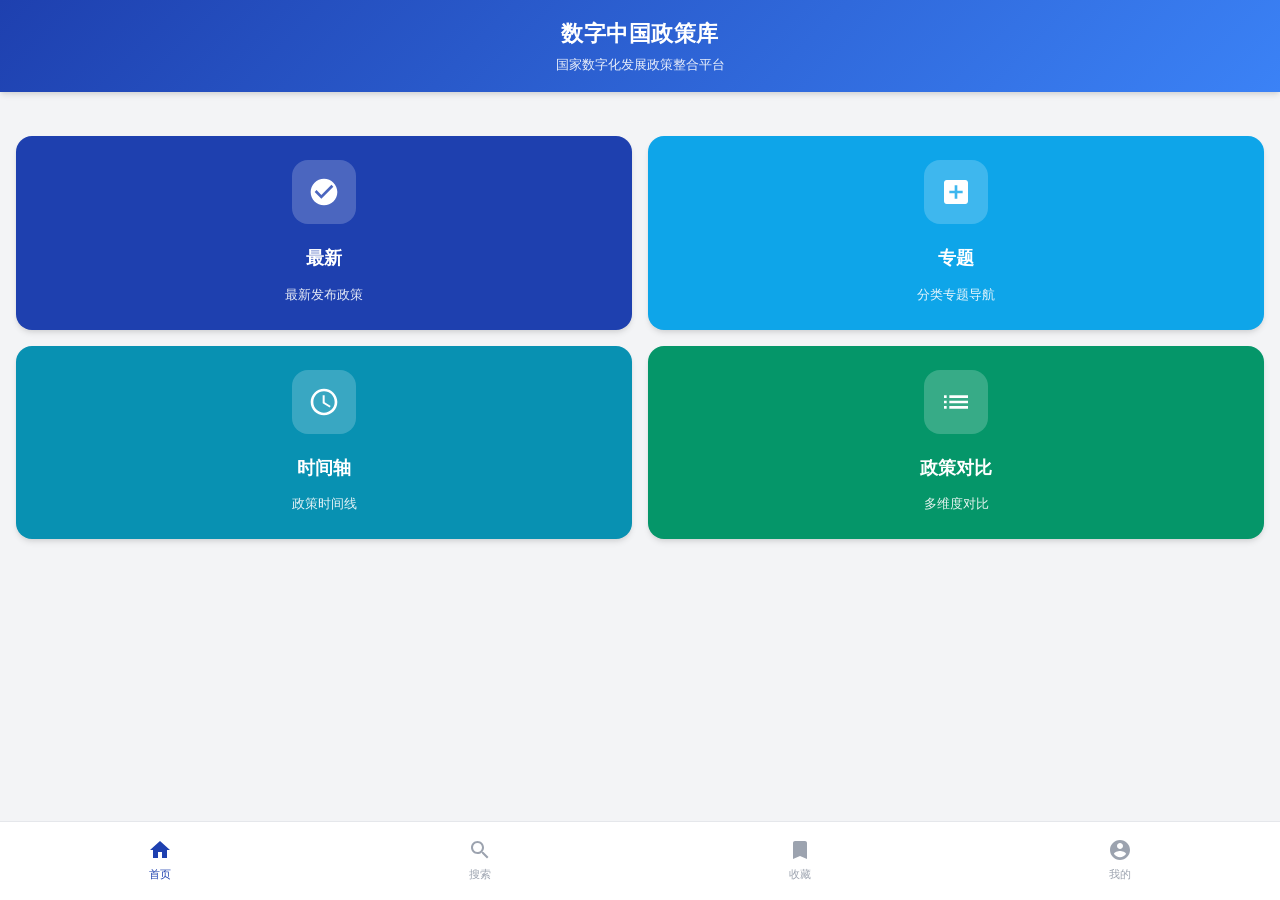
<file: index.html>
<!DOCTYPE html>
<html lang="zh-CN">
<head>
    <meta charset="UTF-8">
    <meta name="viewport" content="width=device-width, initial-scale=1.0, maximum-scale=1.0, user-scalable=no">
    <title>数字中国政策库 - 首页</title>
    <link rel="stylesheet" href="css/style.css">
</head>
<body>
    <!-- 顶部标题区 -->
    <header class="app-header">
        <div class="header-top">
            <h1 class="main-title">数字中国政策库</h1>
            <p class="sub-title">国家数字化发展政策整合平台</p>
        </div>
    </header>

    <!-- 首页内容 -->
    <main class="home-page">
        <!-- 四个分页按钮 -->
        <section class="function-grid">
            <a href="latest.html" class="function-card" style="--card-color: #1e40af;">
                <div class="card-icon">
                    <svg width="32" height="32" viewBox="0 0 24 24" fill="white">
                        <path d="M12 2C6.48 2 2 6.48 2 12s4.48 10 10 10 10-4.48 10-10S17.52 2 12 2zm-2 15l-5-5 1.41-1.41L10 14.17l7.59-7.59L19 8l-9 9z"/>
                    </svg>
                </div>
                <h3>最新</h3>
                <p>最新发布政策</p>
            </a>

            <a href="topics.html" class="function-card" style="--card-color: #0ea5e9;">
                <div class="card-icon">
                    <svg width="32" height="32" viewBox="0 0 24 24" fill="white">
                        <path d="M19 3H5c-1.1 0-2 .9-2 2v14c0 1.1.9 2 2 2h14c1.1 0 2-.9 2-2V5c0-1.1-.9-2-2-2zm-2 10h-4v4h-2v-4H7v-2h4V7h2v4h4v2z"/>
                    </svg>
                </div>
                <h3>专题</h3>
                <p>分类专题导航</p>
            </a>

            <a href="timeline.html" class="function-card" style="--card-color: #0891b2;">
                <div class="card-icon">
                    <svg width="32" height="32" viewBox="0 0 24 24" fill="white">
                        <path d="M11.99 2C6.47 2 2 6.48 2 12s4.47 10 9.99 10C17.52 22 22 17.52 22 12S17.52 2 11.99 2zM12 20c-4.42 0-8-3.58-8-8s3.58-8 8-8 8 3.58 8 8-3.58 8-8 8zm.5-13H11v6l5.25 3.15.75-1.23-4.5-2.67z"/>
                    </svg>
                </div>
                <h3>时间轴</h3>
                <p>政策时间线</p>
            </a>

            <a href="compare.html" class="function-card" style="--card-color: #059669;">
                <div class="card-icon">
                    <svg width="32" height="32" viewBox="0 0 24 24" fill="white">
                        <path d="M3 13h2v-2H3v2zm0 4h2v-2H3v2zm0-8h2V7H3v2zm4 4h14v-2H7v2zm0 4h14v-2H7v2zM7 7v2h14V7H7z"/>
                    </svg>
                </div>
                <h3>政策对比</h3>
                <p>多维度对比</p>
            </a>
        </section>
    </main>

    <!-- 底部导航栏 -->
    <nav class="bottom-nav">
        <a href="index.html" class="nav-item active" data-page="home">
            <svg width="24" height="24" viewBox="0 0 24 24" fill="currentColor">
                <path d="M10 20v-6h4v6h5v-8h3L12 3 2 12h3v8z"/>
            </svg>
            <span>首页</span>
        </a>
        <a href="search.html" class="nav-item" data-page="search">
            <svg width="24" height="24" viewBox="0 0 24 24" fill="currentColor">
                <path d="M15.5 14h-.79l-.28-.27C15.41 12.59 16 11.11 16 9.5 16 5.91 13.09 3 9.5 3S3 5.91 3 9.5 5.91 16 9.5 16c1.61 0 3.09-.59 4.23-1.57l.27.28v.79l5 4.99L20.49 19l-4.99-5zm-6 0C7.01 14 5 11.99 5 9.5S7.01 5 9.5 5 14 7.01 14 9.5 11.99 14 9.5 14z"/>
            </svg>
            <span>搜索</span>
        </a>
        <a href="favorites.html" class="nav-item" data-page="favorites">
            <svg width="24" height="24" viewBox="0 0 24 24" fill="currentColor">
                <path d="M17 3H7c-1.1 0-1.99.9-1.99 2L5 21l7-3 7 3V5c0-1.1-.9-2-2-2z"/>
            </svg>
            <span>收藏</span>
        </a>
        <a href="profile.html" class="nav-item" data-page="profile">
            <svg width="24" height="24" viewBox="0 0 24 24" fill="currentColor">
                <path d="M12 2C6.48 2 2 6.48 2 12s4.48 10 10 10 10-4.48 10-10S17.52 2 12 2zm0 3c1.66 0 3 1.34 3 3s-1.34 3-3 3-3-1.34-3-3 1.34-3 3-3zm0 14.2c-2.5 0-4.71-1.28-6-3.22.03-1.99 4-3.08 6-3.08 1.99 0 5.97 1.09 6 3.08-1.29 1.94-3.5 3.22-6 3.22z"/>
            </svg>
            <span>我的</span>
        </a>
    </nav>

    <script src="js/main.js"></script>
</body>
</html>
</file>
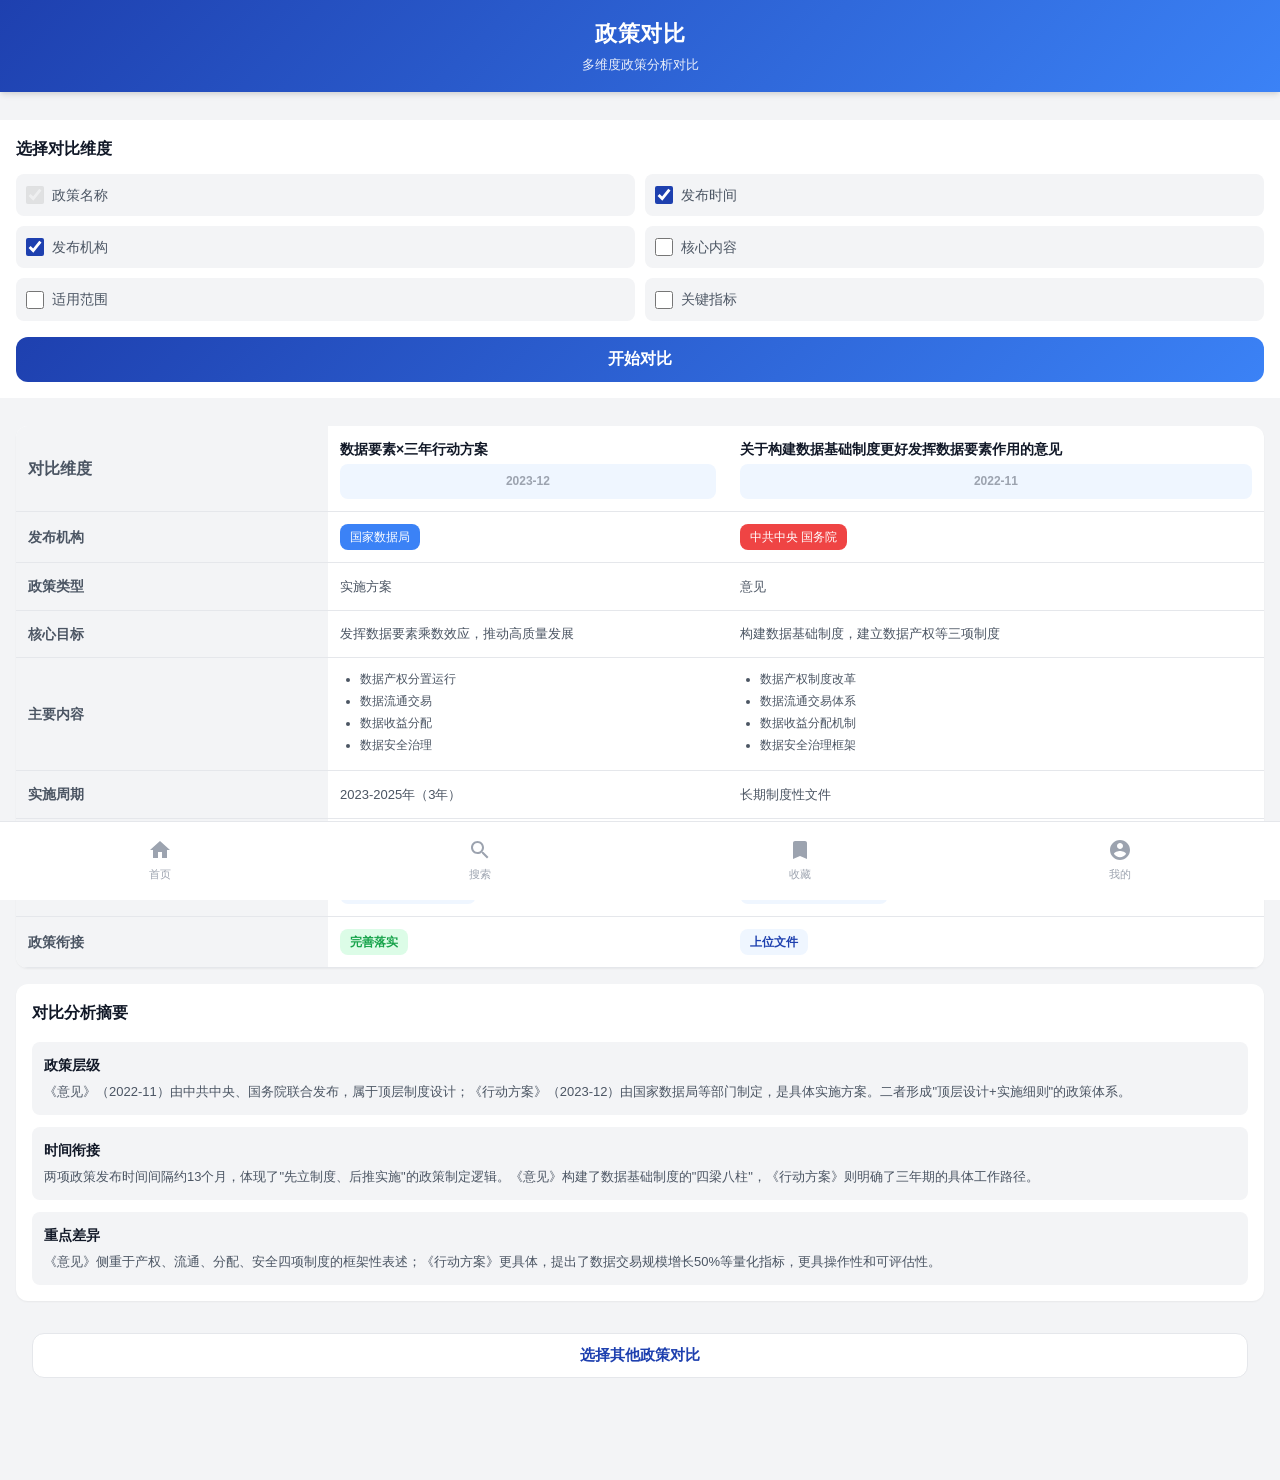
<file: compare.html>
<!DOCTYPE html>
<html lang="zh-CN">
<head>
    <meta charset="UTF-8">
    <meta name="viewport" content="width=device-width, initial-scale=1.0, maximum-scale=1.0, user-scalable=no">
    <title>政策对比 - 数字中国政策库</title>
    <link rel="stylesheet" href="css/style.css">
</head>
<body>
    <!-- 顶部标题区 -->
    <header class="app-header">
        <div class="header-top">
            <h1 class="main-title">政策对比</h1>
            <p class="sub-title">多维度政策分析对比</p>
        </div>
    </header>

    <!-- 对比设置区 -->
    <div class="compare-setup">
        <h3>选择对比维度</h3>
        <div class="dimension-grid">
            <label class="dimension-item">
                <input type="checkbox" checked disabled>
                <span class="dimension-name">政策名称</span>
            </label>
            <label class="dimension-item">
                <input type="checkbox" checked>
                <span class="dimension-name">发布时间</span>
            </label>
            <label class="dimension-item">
                <input type="checkbox" checked>
                <span class="dimension-name">发布机构</span>
            </label>
            <label class="dimension-item">
                <input type="checkbox">
                <span class="dimension-name">核心内容</span>
            </label>
            <label class="dimension-item">
                <input type="checkbox">
                <span class="dimension-name">适用范围</span>
            </label>
            <label class="dimension-item">
                <input type="checkbox">
                <span class="dimension-name">关键指标</span>
            </label>
        </div>
        <button class="compare-action-btn" onclick="startCompare()">开始对比</button>
    </div>

    <!-- 对比内容区 -->
    <main class="compare-page">
        <!-- 示例对比表格 -->
        <div class="compare-table-wrapper">
            <table class="compare-table">
                <thead>
                    <tr>
                        <th class="dimension-col">对比维度</th>
                        <th class="policy-col">
                            <div class="policy-header">
                                <span class="policy-name">数据要素×三年行动方案</span>
                                <span class="policy-date">2023-12</span>
                            </div>
                        </th>
                        <th class="policy-col">
                            <div class="policy-header">
                                <span class="policy-name">关于构建数据基础制度更好发挥数据要素作用的意见</span>
                                <span class="policy-date">2022-11</span>
                            </div>
                        </th>
                    </tr>
                </thead>
                <tbody>
                    <tr>
                        <td class="dimension-label">发布机构</td>
                        <td class="compare-value">
                            <div class="dept-tag blue">国家数据局</div>
                        </td>
                        <td class="compare-value">
                            <div class="dept-tag red">中共中央 国务院</div>
                        </td>
                    </tr>
                    <tr>
                        <td class="dimension-label">政策类型</td>
                        <td class="compare-value">实施方案</td>
                        <td class="compare-value">意见</td>
                    </tr>
                    <tr>
                        <td class="dimension-label">核心目标</td>
                        <td class="compare-value">发挥数据要素乘数效应，推动高质量发展</td>
                        <td class="compare-value">构建数据基础制度，建立数据产权等三项制度</td>
                    </tr>
                    <tr>
                        <td class="dimension-label">主要内容</td>
                        <td class="compare-value">
                            <ul class="feature-list">
                                <li>数据产权分置运行</li>
                                <li>数据流通交易</li>
                                <li>数据收益分配</li>
                                <li>数据安全治理</li>
                            </ul>
                        </td>
                        <td class="compare-value">
                            <ul class="feature-list">
                                <li>数据产权制度改革</li>
                                <li>数据流通交易体系</li>
                                <li>数据收益分配机制</li>
                                <li>数据安全治理框架</li>
                            </ul>
                        </td>
                    </tr>
                    <tr>
                        <td class="dimension-label">实施周期</td>
                        <td class="compare-value">2023-2025年（3年）</td>
                        <td class="compare-value">长期制度性文件</td>
                    </tr>
                    <tr>
                        <td class="dimension-label">覆盖范围</td>
                        <td class="compare-value">全国范围</td>
                        <td class="compare-value">全国范围</td>
                    </tr>
                    <tr>
                        <td class="dimension-label">关键指标</td>
                        <td class="compare-value">
                            <span class="metric">数据交易规模增长50%</span>
                        </td>
                        <td class="compare-value">
                            <span class="metric">建立数据产权等三项制度</span>
                        </td>
                    </tr>
                    <tr>
                        <td class="dimension-label">政策衔接</td>
                        <td class="compare-value">
                            <div class="relation-badge success">完善落实</div>
                        </td>
                        <td class="compare-value">
                            <div class="relation-badge parent">上位文件</div>
                        </td>
                    </tr>
                </tbody>
            </table>
        </div>

        <!-- 对比分析 -->
        <section class="compare-analysis">
            <h3>对比分析摘要</h3>
            <div class="analysis-card">
                <h4>政策层级</h4>
                <p>《意见》（2022-11）由中共中央、国务院联合发布，属于顶层制度设计；《行动方案》（2023-12）由国家数据局等部门制定，是具体实施方案。二者形成"顶层设计+实施细则"的政策体系。</p>
            </div>
            <div class="analysis-card">
                <h4>时间衔接</h4>
                <p>两项政策发布时间间隔约13个月，体现了"先立制度、后推实施"的政策制定逻辑。《意见》构建了数据基础制度的"四梁八柱"，《行动方案》则明确了三年期的具体工作路径。</p>
            </div>
            <div class="analysis-card">
                <h4>重点差异</h4>
                <p>《意见》侧重于产权、流通、分配、安全四项制度的框架性表述；《行动方案》更具体，提出了数据交易规模增长50%等量化指标，更具操作性和可评估性。</p>
            </div>
        </section>

        <!-- 重新对比 -->
        <div class="compare-actions">
            <button class="secondary-btn" onclick="showToast('请选择其他政策进行对比')">选择其他政策对比</button>
        </div>
    </main>

    <!-- 底部导航 -->
    <nav class="bottom-nav">
        <a href="index.html" class="nav-item">
            <svg width="24" height="24" viewBox="0 0 24 24" fill="currentColor">
                <path d="M10 20v-6h4v6h5v-8h3L12 3 2 12h3v8z"/>
            </svg>
            <span>首页</span>
        </a>
        <a href="search.html" class="nav-item">
            <svg width="24" height="24" viewBox="0 0 24 24" fill="currentColor">
                <path d="M15.5 14h-.79l-.28-.27C15.41 12.59 16 11.11 16 9.5 16 5.91 13.09 3 9.5 3S3 5.91 3 9.5 5.91 16 9.5 16c1.61 0 3.09-.59 4.23-1.57l.27.28v.79l5 4.99L20.49 19l-4.99-5zm-6 0C7.01 14 5 11.99 5 9.5S7.01 5 9.5 5 14 7.01 14 9.5 11.99 14 9.5 14z"/>
            </svg>
            <span>搜索</span>
        </a>
        <a href="favorites.html" class="nav-item">
            <svg width="24" height="24" viewBox="0 0 24 24" fill="currentColor">
                <path d="M17 3H7c-1.1 0-1.99.9-1.99 2L5 21l7-3 7 3V5c0-1.1-.9-2-2-2z"/>
            </svg>
            <span>收藏</span>
        </a>
        <a href="profile.html" class="nav-item">
            <svg width="24" height="24" viewBox="0 0 24 24" fill="currentColor">
                <path d="M12 2C6.48 2 2 6.48 2 12s4.48 10 10 10 10-4.48 10-10S17.52 2 12 2zm0 3c1.66 0 3 1.34 3 3s-1.34 3-3 3-3-1.34-3-3 1.34-3 3-3zm0 14.2c-2.5 0-4.71-1.28-6-3.22.03-1.99 4-3.08 6-3.08 1.99 0 5.97 1.09 6 3.08-1.29 1.94-3.5 3.22-6 3.22z"/>
            </svg>
            <span>我的</span>
        </a>
    </nav>

    <script src="js/main.js"></script>
</body>
</html>
</file>
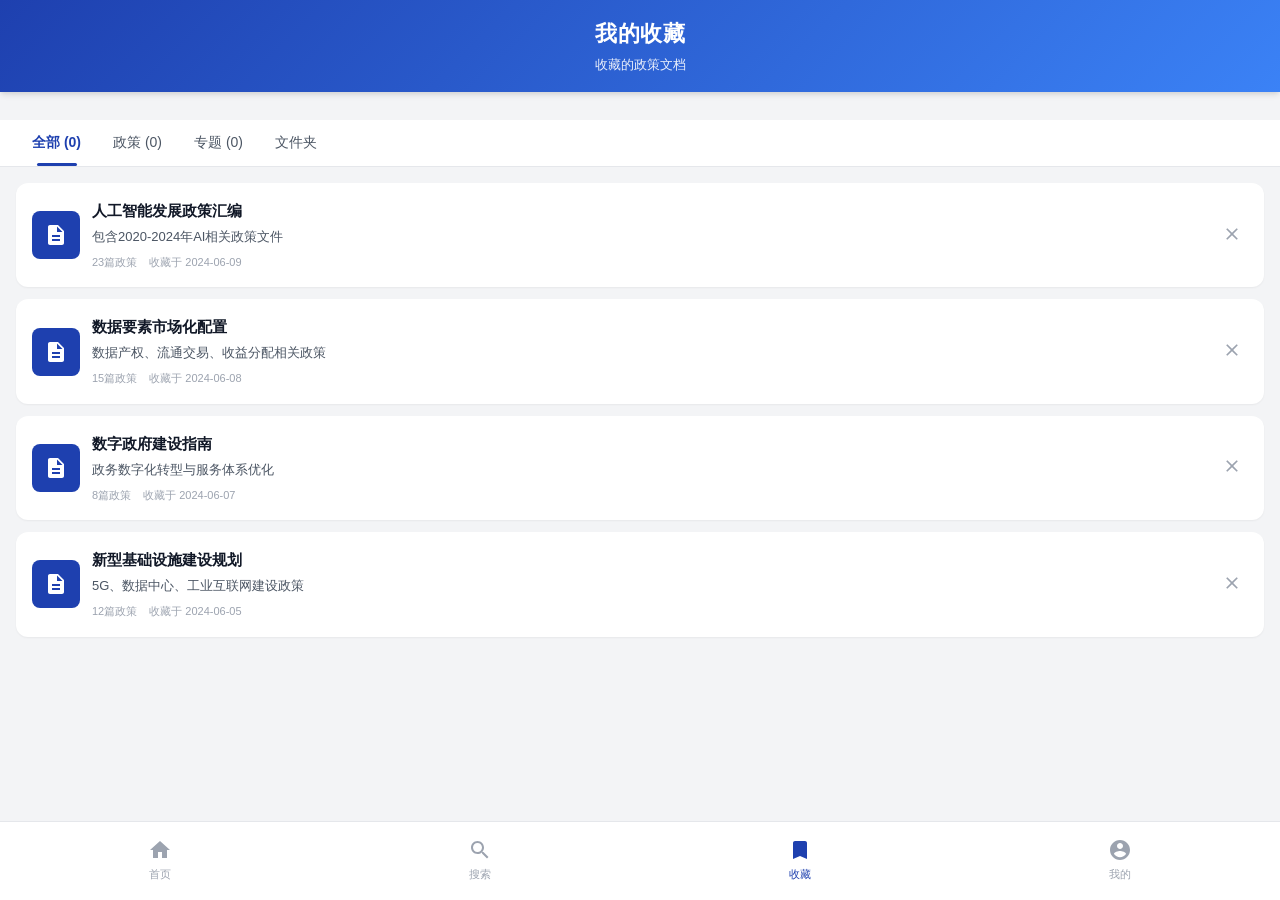
<file: favorites.html>
<!DOCTYPE html>
<html lang="zh-CN">
<head>
    <meta charset="UTF-8">
    <meta name="viewport" content="width=device-width, initial-scale=1.0, maximum-scale=1.0, user-scalable=no">
    <title>收藏 - 数字中国政策库</title>
    <link rel="stylesheet" href="css/style.css">
</head>
<body>
    <!-- 顶部标题区 -->
    <header class="app-header">
        <div class="header-top">
            <h1 class="main-title">我的收藏</h1>
            <p class="sub-title">收藏的政策文档</p>
        </div>
    </header>

    <!-- 分类标签 -->
    <div class="category-tabs">
        <button class="tab active" data-tab="all">全部 (0)</button>
        <button class="tab" data-tab="policy">政策 (0)</button>
        <button class="tab" data-tab="topic">专题 (0)</button>
        <button class="tab" data-tab="folder">文件夹</button>
    </div>

    <!-- 收藏内容 -->
    <main class="favorites-page">
        <!-- 空状态 -->
        <div class="empty-state" id="emptyState">
            <svg width="80" height="80" viewBox="0 0 24 24" fill="currentColor">
                <path d="M17 3H7c-1.1 0-1.99.9-1.99 2L5 21l7-3 7 3V5c0-1.1-.9-2-2-2z"/>
            </svg>
            <p>还没有收藏内容</p>
            <p class="hint">浏览政策时点击收藏按钮即可添加</p>
            <button class="primary-btn" onclick="window.location.href='index.html'">去首页看看</button>
        </div>

        <!-- 收藏列表（示例数据） -->
        <div class="favorites-list" id="favoritesList" style="display: none;">
            <!-- 示例收藏项目 -->
            <article class="favorite-item" onclick="location.href='topic-detail.html'">
                <div class="favorite-icon">
                    <svg width="24" height="24" viewBox="0 0 24 24" fill="currentColor">
                        <path d="M14 2H6c-1.1 0-1.99.9-1.99 2L4 20c0 1.1.89 2 1.99 2H18c1.1 0 2-.9 2-2V8l-6-6zm2 16H8v-2h8v2zm0-4H8v-2h8v2zm-3-5V3.5L18.5 9H13z"/>
                    </svg>
                </div>
                <div class="favorite-info">
                    <h3>人工智能发展政策汇编</h3>
                    <p>包含2020-2024年AI相关政策文件</p>
                    <div class="favorite-meta">
                        <span class="count">23篇政策</span>
                        <span class="time">收藏于 2024-06-09</span>
                    </div>
                </div>
                <button class="unfavorite-btn" onclick="event.stopPropagation(); removeFavorite(this)">
                    <svg width="20" height="20" viewBox="0 0 24 24" fill="currentColor">
                        <path d="M19 6.41L17.59 5 12 10.59 6.41 5 5 6.41 10.59 12 5 17.59 6.41 19 12 13.41 17.59 19 19 17.59 13.41 12z"/>
                    </svg>
                </button>
            </article>

            <article class="favorite-item" onclick="location.href='topic-detail.html'">
                <div class="favorite-icon">
                    <svg width="24" height="24" viewBox="0 0 24 24" fill="currentColor">
                        <path d="M14 2H6c-1.1 0-1.99.9-1.99 2L4 20c0 1.1.89 2 1.99 2H18c1.1 0 2-.9 2-2V8l-6-6zm2 16H8v-2h8v2zm0-4H8v-2h8v2zm-3-5V3.5L18.5 9H13z"/>
                    </svg>
                </div>
                <div class="favorite-info">
                    <h3>数据要素市场化配置</h3>
                    <p>数据产权、流通交易、收益分配相关政策</p>
                    <div class="favorite-meta">
                        <span class="count">15篇政策</span>
                        <span class="time">收藏于 2024-06-08</span>
                    </div>
                </div>
                <button class="unfavorite-btn" onclick="event.stopPropagation(); removeFavorite(this)">
                    <svg width="20" height="20" viewBox="0 0 24 24" fill="currentColor">
                        <path d="M19 6.41L17.59 5 12 10.59 6.41 5 5 6.41 10.59 12 5 17.59 6.41 19 12 13.41 17.59 19 19 17.59 13.41 12z"/>
                    </svg>
                </button>
            </article>

            <article class="favorite-item" onclick="location.href='topic-detail.html'">
                <div class="favorite-icon">
                    <svg width="24" height="24" viewBox="0 0 24 24" fill="currentColor">
                        <path d="M14 2H6c-1.1 0-1.99.9-1.99 2L4 20c0 1.1.89 2 1.99 2H18c1.1 0 2-.9 2-2V8l-6-6zm2 16H8v-2h8v2zm0-4H8v-2h8v2zm-3-5V3.5L18.5 9H13z"/>
                    </svg>
                </div>
                <div class="favorite-info">
                    <h3>数字政府建设指南</h3>
                    <p>政务数字化转型与服务体系优化</p>
                    <div class="favorite-meta">
                        <span class="count">8篇政策</span>
                        <span class="time">收藏于 2024-06-07</span>
                    </div>
                </div>
                <button class="unfavorite-btn" onclick="event.stopPropagation(); removeFavorite(this)">
                    <svg width="20" height="20" viewBox="0 0 24 24" fill="currentColor">
                        <path d="M19 6.41L17.59 5 12 10.59 6.41 5 5 6.41 10.59 12 5 17.59 6.41 19 12 13.41 17.59 19 19 17.59 13.41 12z"/>
                    </svg>
                </button>
            </article>

            <article class="favorite-item" onclick="location.href='topic-detail.html'">
                <div class="favorite-icon">
                    <svg width="24" height="24" viewBox="0 0 24 24" fill="currentColor">
                        <path d="M14 2H6c-1.1 0-1.99.9-1.99 2L4 20c0 1.1.89 2 1.99 2H18c1.1 0 2-.9 2-2V8l-6-6zm2 16H8v-2h8v2zm0-4H8v-2h8v2zm-3-5V3.5L18.5 9H13z"/>
                    </svg>
                </div>
                <div class="favorite-info">
                    <h3>新型基础设施建设规划</h3>
                    <p>5G、数据中心、工业互联网建设政策</p>
                    <div class="favorite-meta">
                        <span class="count">12篇政策</span>
                        <span class="time">收藏于 2024-06-05</span>
                    </div>
                </div>
                <button class="unfavorite-btn" onclick="event.stopPropagation(); removeFavorite(this)">
                    <svg width="20" height="20" viewBox="0 0 24 24" fill="currentColor">
                        <path d="M19 6.41L17.59 5 12 10.59 6.41 5 5 6.41 10.59 12 5 17.59 6.41 19 12 13.41 17.59 19 19 17.59 13.41 12z"/>
                    </svg>
                </button>
            </article>
        </div>
    </main>

    <!-- 底部导航 -->
    <nav class="bottom-nav">
        <a href="index.html" class="nav-item">
            <svg width="24" height="24" viewBox="0 0 24 24" fill="currentColor">
                <path d="M10 20v-6h4v6h5v-8h3L12 3 2 12h3v8z"/>
            </svg>
            <span>首页</span>
        </a>
        <a href="search.html" class="nav-item">
            <svg width="24" height="24" viewBox="0 0 24 24" fill="currentColor">
                <path d="M15.5 14h-.79l-.28-.27C15.41 12.59 16 11.11 16 9.5 16 5.91 13.09 3 9.5 3S3 5.91 3 9.5 5.91 16 9.5 16c1.61 0 3.09-.59 4.23-1.57l.27.28v.79l5 4.99L20.49 19l-4.99-5zm-6 0C7.01 14 5 11.99 5 9.5S7.01 5 9.5 5 14 7.01 14 9.5 11.99 14 9.5 14z"/>
            </svg>
            <span>搜索</span>
        </a>
        <a href="favorites.html" class="nav-item active">
            <svg width="24" height="24" viewBox="0 0 24 24" fill="currentColor">
                <path d="M17 3H7c-1.1 0-1.99.9-1.99 2L5 21l7-3 7 3V5c0-1.1-.9-2-2-2z"/>
            </svg>
            <span>收藏</span>
        </a>
        <a href="profile.html" class="nav-item">
            <svg width="24" height="24" viewBox="0 0 24 24" fill="currentColor">
                <path d="M12 2C6.48 2 2 6.48 2 12s4.48 10 10 10 10-4.48 10-10S17.52 2 12 2zm0 3c1.66 0 3 1.34 3 3s-1.34 3-3 3-3-1.34-3-3 1.34-3 3-3zm0 14.2c-2.5 0-4.71-1.28-6-3.22.03-1.99 4-3.08 6-3.08 1.99 0 5.97 1.09 6 3.08-1.29 1.94-3.5 3.22-6 3.22z"/>
            </svg>
            <span>我的</span>
        </a>
    </nav>

    <script src="js/main.js"></script>
</body>
</html>
</file>
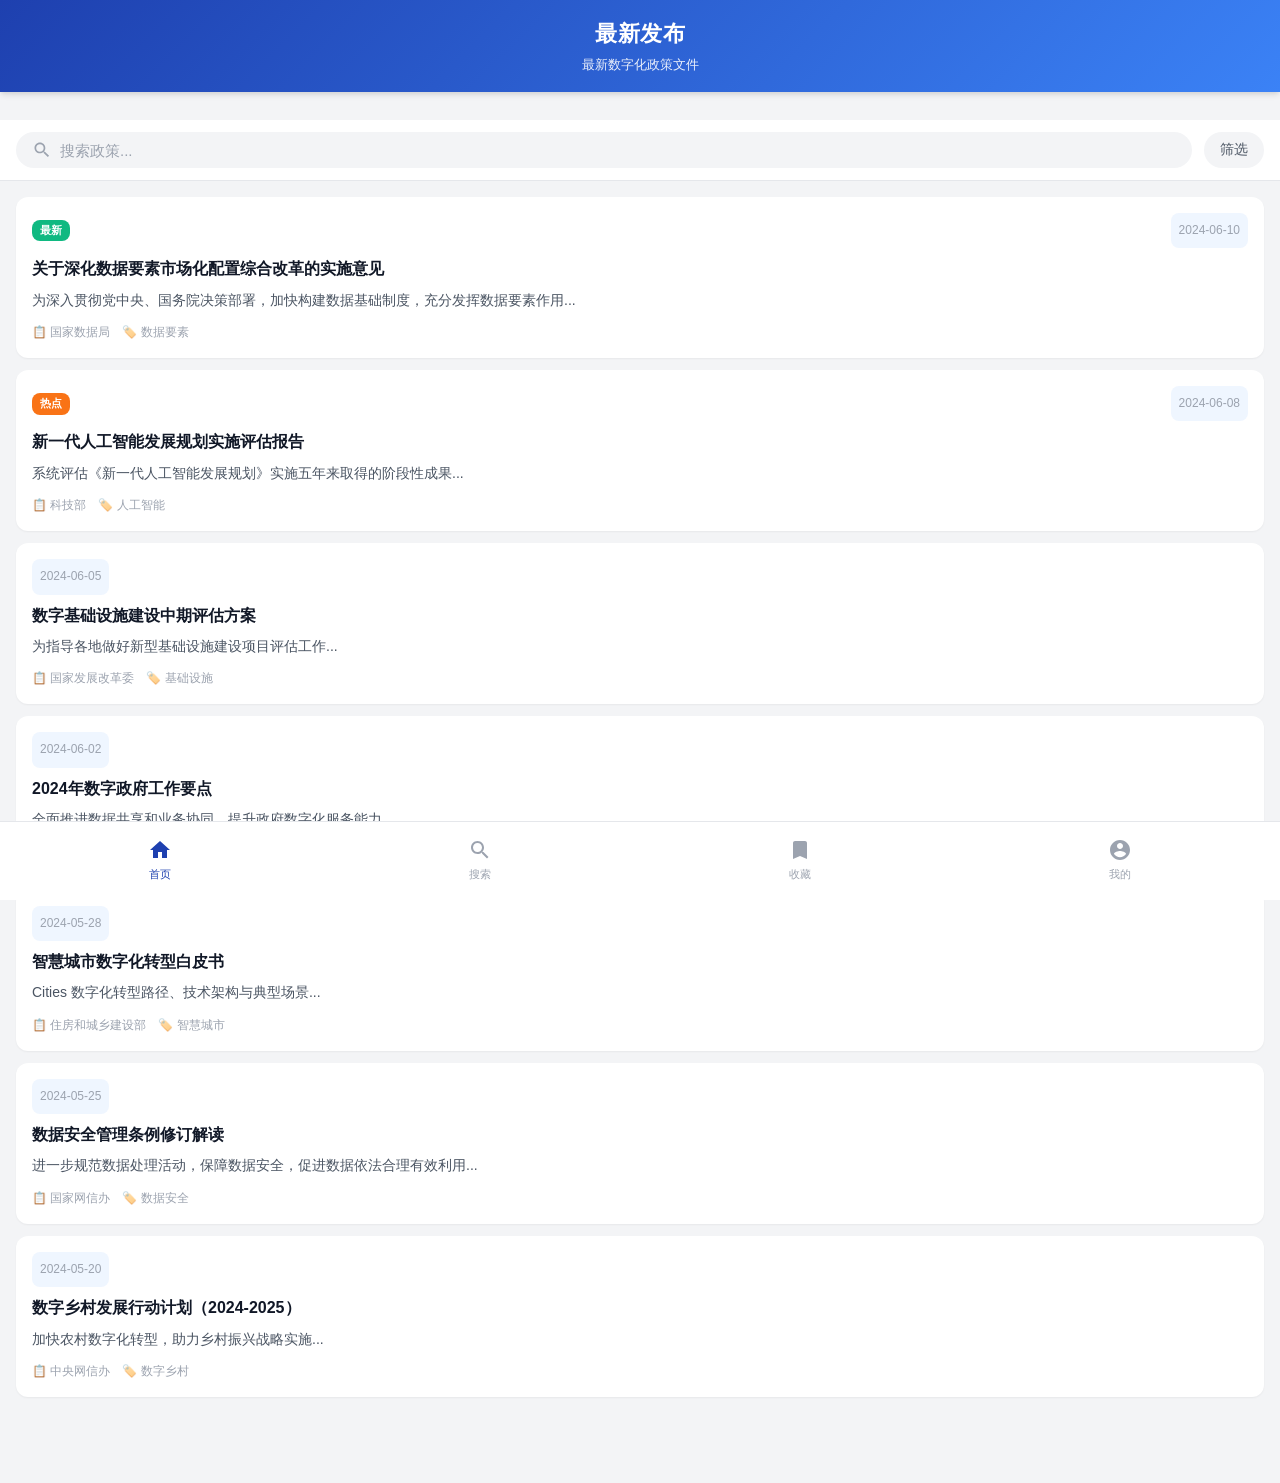
<file: latest.html>
<!DOCTYPE html>
<html lang="zh-CN">
<head>
    <meta charset="UTF-8">
    <meta name="viewport" content="width=device-width, initial-scale=1.0, maximum-scale=1.0, user-scalable=no">
    <title>最新政策 - 数字中国政策库</title>
    <link rel="stylesheet" href="css/style.css">
</head>
<body>
    <!-- 顶部标题区 -->
    <header class="app-header">
        <div class="header-top">
            <h1 class="main-title">最新发布</h1>
            <p class="sub-title">最新数字化政策文件</p>
        </div>
    </header>

    <!-- 搜索框 -->
    <div class="search-bar">
        <div class="search-input-wrapper">
            <svg width="20" height="20" viewBox="0 0 24 24" fill="currentColor">
                <path d="M15.5 14h-.79l-.28-.27C15.41 12.59 16 11.11 16 9.5 16 5.91 13.09 3 9.5 3S3 5.91 3 9.5 5.91 16 9.5 16c1.61 0 3.09-.59 4.23-1.57l.27.28v.79l5 4.99L20.49 19l-4.99-5zm-6 0C7.01 14 5 11.99 5 9.5S7.01 5 9.5 5 14 7.01 14 9.5 11.99 14 9.5 14z"/>
            </svg>
            <input type="text" placeholder="搜索政策..." id="searchInput">
        </div>
        <button class="filter-btn">筛选</button>
    </div>

    <!-- 内容列表 -->
    <main class="latest-page">
        <div class="policy-list">
            <article class="policy-card" onclick="location.href='topic-detail.html'">
                <div class="card-header">
                    <span class="policy-tag new">最新</span>
                    <span class="policy-date">2024-06-10</span>
                </div>
                <h3>关于深化数据要素市场化配置综合改革的实施意见</h3>
                <p>为深入贯彻党中央、国务院决策部署，加快构建数据基础制度，充分发挥数据要素作用...</p>
                <div class="card-footer">
                    <span class="dept">国家数据局</span>
                    <span class="category">数据要素</span>
                </div>
            </article>

            <article class="policy-card" onclick="location.href='topic-detail.html'">
                <div class="card-header">
                    <span class="policy-tag hot">热点</span>
                    <span class="policy-date">2024-06-08</span>
                </div>
                <h3>新一代人工智能发展规划实施评估报告</h3>
                <p>系统评估《新一代人工智能发展规划》实施五年来取得的阶段性成果...</p>
                <div class="card-footer">
                    <span class="dept">科技部</span>
                    <span class="category">人工智能</span>
                </div>
            </article>

            <article class="policy-card" onclick="location.href='topic-detail.html'">
                <div class="card-header">
                    <span class="policy-date">2024-06-05</span>
                </div>
                <h3>数字基础设施建设中期评估方案</h3>
                <p>为指导各地做好新型基础设施建设项目评估工作...</p>
                <div class="card-footer">
                    <span class="dept">国家发展改革委</span>
                    <span class="category">基础设施</span>
                </div>
            </article>

            <article class="policy-card" onclick="location.href='topic-detail.html'">
                <div class="card-header">
                    <span class="policy-date">2024-06-02</span>
                </div>
                <h3>2024年数字政府工作要点</h3>
                <p>全面推进数据共享和业务协同，提升政府数字化服务能力...</p>
                <div class="card-footer">
                    <span class="dept">国务院办公厅</span>
                    <span class="category">数字政府</span>
                </div>
            </article>

            <article class="policy-card" onclick="location.href='topic-detail.html'">
                <div class="card-header">
                    <span class="policy-date">2024-05-28</span>
                </div>
                <h3>智慧城市数字化转型白皮书</h3>
                <p> Cities 数字化转型路径、技术架构与典型场景...</p>
                <div class="card-footer">
                    <span class="dept">住房和城乡建设部</span>
                    <span class="category">智慧城市</span>
                </div>
            </article>

            <article class="policy-card" onclick="location.href='topic-detail.html'">
                <div class="card-header">
                    <span class="policy-date">2024-05-25</span>
                </div>
                <h3>数据安全管理条例修订解读</h3>
                <p>进一步规范数据处理活动，保障数据安全，促进数据依法合理有效利用...</p>
                <div class="card-footer">
                    <span class="dept">国家网信办</span>
                    <span class="category">数据安全</span>
                </div>
            </article>

            <article class="policy-card" onclick="location.href='topic-detail.html'">
                <div class="card-header">
                    <span class="policy-date">2024-05-20</span>
                </div>
                <h3>数字乡村发展行动计划（2024-2025）</h3>
                <p>加快农村数字化转型，助力乡村振兴战略实施...</p>
                <div class="card-footer">
                    <span class="dept">中央网信办</span>
                    <span class="category">数字乡村</span>
                </div>
            </article>
        </div>
    </main>

    <!-- 底部导航 -->
    <nav class="bottom-nav">
        <a href="index.html" class="nav-item active">
            <svg width="24" height="24" viewBox="0 0 24 24" fill="currentColor">
                <path d="M10 20v-6h4v6h5v-8h3L12 3 2 12h3v8z"/>
            </svg>
            <span>首页</span>
        </a>
        <a href="search.html" class="nav-item">
            <svg width="24" height="24" viewBox="0 0 24 24" fill="currentColor">
                <path d="M15.5 14h-.79l-.28-.27C15.41 12.59 16 11.11 16 9.5 16 5.91 13.09 3 9.5 3S3 5.91 3 9.5 5.91 16 9.5 16c1.61 0 3.09-.59 4.23-1.57l.27.28v.79l5 4.99L20.49 19l-4.99-5zm-6 0C7.01 14 5 11.99 5 9.5S7.01 5 9.5 5 14 7.01 14 9.5 11.99 14 9.5 14z"/>
            </svg>
            <span>搜索</span>
        </a>
        <a href="favorites.html" class="nav-item">
            <svg width="24" height="24" viewBox="0 0 24 24" fill="currentColor">
                <path d="M17 3H7c-1.1 0-1.99.9-1.99 2L5 21l7-3 7 3V5c0-1.1-.9-2-2-2z"/>
            </svg>
            <span>收藏</span>
        </a>
        <a href="profile.html" class="nav-item">
            <svg width="24" height="24" viewBox="0 0 24 24" fill="currentColor">
                <path d="M12 2C6.48 2 2 6.48 2 12s4.48 10 10 10 10-4.48 10-10S17.52 2 12 2zm0 3c1.66 0 3 1.34 3 3s-1.34 3-3 3-3-1.34-3-3 1.34-3 3-3zm0 14.2c-2.5 0-4.71-1.28-6-3.22.03-1.99 4-3.08 6-3.08 1.99 0 5.97 1.09 6 3.08-1.29 1.94-3.5 3.22-6 3.22z"/>
            </svg>
            <span>我的</span>
        </a>
    </nav>

    <script src="js/main.js"></script>
</body>
</html>
</file>
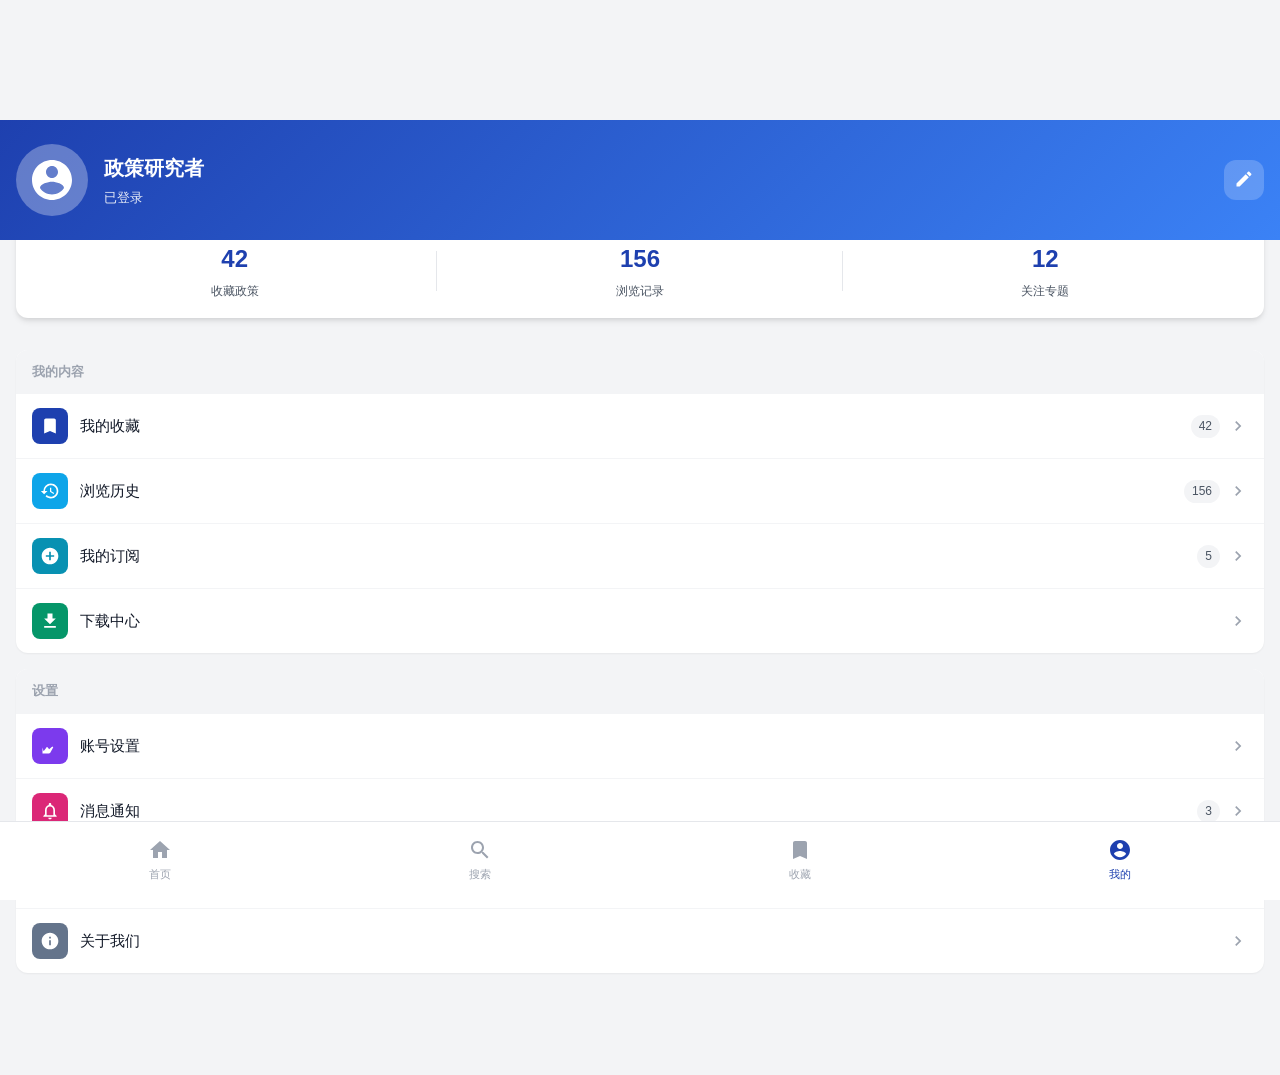
<file: profile.html>
<!DOCTYPE html>
<html lang="zh-CN">
<head>
    <meta charset="UTF-8">
    <meta name="viewport" content="width=device-width, initial-scale=1.0, maximum-scale=1.0, user-scalable=no">
    <title>我的 - 数字中国政策库</title>
    <link rel="stylesheet" href="css/style.css">
</head>
<body>
    <!-- 用户信息区 -->
    <header class="profile-header">
        <div class="profile-avatar">
            <svg width="48" height="48" viewBox="0 0 24 24" fill="white">
                <path d="M12 2C6.48 2 2 6.48 2 12s4.48 10 10 10 10-4.48 10-10S17.52 2 12 2zm0 3c1.66 0 3 1.34 3 3s-1.34 3-3 3-3-1.34-3-3 1.34-3 3-3zm0 14.2c-2.5 0-4.71-1.28-6-3.22.03-1.99 4-3.08 6-3.08 1.99 0 5.97 1.09 6 3.08-1.29 1.94-3.5 3.22-6 3.22z"/>
            </svg>
        </div>
        <div class="profile-info">
            <h2>政策研究者</h2>
            <p>已登录</p>
        </div>
        <button class="edit-btn" onclick="showToast('编辑资料功能开发中')">
            <svg width="20" height="20" viewBox="0 0 24 24" fill="currentColor">
                <path d="M3 17.25V21h3.75L17.81 9.94l-3.75-3.75L3 17.25zM20.71 7.04c.39-.39.39-1.02 0-1.41l-2.34-2.34c-.39-.39-1.02-.39-1.41 0l-1.83 1.83 3.75 3.75 1.83-1.83z"/>
            </svg>
        </button>
    </header>

    <!-- 统计数据 -->
    <section class="stats-section">
        <div class="stat-card">
            <div class="stat-value">42</div>
            <div class="stat-label">收藏政策</div>
        </div>
        <div class="stat-card">
            <div class="stat-value">156</div>
            <div class="stat-label">浏览记录</div>
        </div>
        <div class="stat-card">
            <div class="stat-value">12</div>
            <div class="stat-label">关注专题</div>
        </div>
    </section>

    <!-- 功能菜单 -->
    <main class="profile-page">
        <div class="menu-group">
            <h3>我的内容</h3>
            <div class="menu-list">
                <a href="favorites.html" class="menu-item">
                    <div class="menu-icon" style="background: #1e40af;">
                        <svg width="20" height="20" viewBox="0 0 24 24" fill="white">
                            <path d="M17 3H7c-1.1 0-1.99.9-1.99 2L5 21l7-3 7 3V5c0-1.1-.9-2-2-2z"/>
                        </svg>
                    </div>
                    <span class="menu-label">我的收藏</span>
                    <span class="menu-badge">42</span>
                    <svg class="menu-arrow" width="20" height="20" viewBox="0 0 24 24" fill="currentColor">
                        <path d="M10 6L8.59 7.41 13.17 12l-4.58 4.59L10 18l6-6z"/>
                    </svg>
                </a>
                <a href="#" class="menu-item" onclick="showToast('历史记录功能开发中')">
                    <div class="menu-icon" style="background: #0ea5e9;">
                        <svg width="20" height="20" viewBox="0 0 24 24" fill="white">
                            <path d="M13 3a9 9 0 0 0-9 9H1l3.89 3.89.07.14L9 12H6c0-3.87 3.13-7 7-7s7 3.13 7 7-3.13 7-7 7c-1.93 0-3.68-.79-4.94-2.06l-1.42 1.42C8.27 19.99 10.51 21 13 21c4.97 0 9-4.03 9-9s-4.03-9-9-9zm-1 5v5l4.28 2.54.72-1.21-3.5-2.08V8H12z"/>
                        </svg>
                    </div>
                    <span class="menu-label">浏览历史</span>
                    <span class="menu-badge">156</span>
                    <svg class="menu-arrow" width="20" height="20" viewBox="0 0 24 24" fill="currentColor">
                        <path d="M10 6L8.59 7.41 13.17 12l-4.58 4.59L10 18l6-6z"/>
                    </svg>
                </a>
                <a href="#" class="menu-item" onclick="showToast('订阅功能开发中')">
                    <div class="menu-icon" style="background: #0891b2;">
                        <svg width="20" height="20" viewBox="0 0 24 24" fill="white">
                            <path d="M12 2C6.48 2 2 6.48 2 12s4.48 10 10 10 10-4.48 10-10S17.52 2 12 2zm5 11h-4v4h-2v-4H7v-2h4V7h2v4h4v2z"/>
                        </svg>
                    </div>
                    <span class="menu-label">我的订阅</span>
                    <span class="menu-badge">5</span>
                    <svg class="menu-arrow" width="20" height="20" viewBox="0 0 24 24" fill="currentColor">
                        <path d="M10 6L8.59 7.41 13.17 12l-4.58 4.59L10 18l6-6z"/>
                    </svg>
                </a>
                <a href="#" class="menu-item" onclick="showToast('下载中心功能开发中')">
                    <div class="menu-icon" style="background: #059669;">
                        <svg width="20" height="20" viewBox="0 0 24 24" fill="white">
                            <path d="M19 9h-4V3H9v6H5l7 7 7-7zM5 18v2h14v-2H5z"/>
                        </svg>
                    </div>
                    <span class="menu-label">下载中心</span>
                    <svg class="menu-arrow" width="20" height="20" viewBox="0 0 24 24" fill="currentColor">
                        <path d="M10 6L8.59 7.41 13.17 12l-4.58 4.59L10 18l6-6z"/>
                    </svg>
                </a>
            </div>
        </div>

        <div class="menu-group">
            <h3>设置</h3>
            <div class="menu-list">
                <a href="#" class="menu-item" onclick="showToast('账号设置功能开发中')">
                    <div class="menu-icon" style="background: #7c3aed;">
                        <svg width="20" height="20" viewBox="0 0 24 24" fill="white">
                            <path d="M3 13.88V21h7.45c.75 0 1.45-.39 1.87-1.01l3.58-6.36a1 1 0 0 0-1.85-.41l-3.06 2.6-1.68-2.13a1 1 0 0 0-1.79.27L3.93 18.9a1 1 0 0 0 1.07 1.69z"/>
                        </svg>
                    </div>
                    <span class="menu-label">账号设置</span>
                    <svg class="menu-arrow" width="20" height="20" viewBox="0 0 24 24" fill="currentColor">
                        <path d="M10 6L8.59 7.41 13.17 12l-4.58 4.59L10 18l6-6z"/>
                    </svg>
                </a>
                <a href="#" class="menu-item" onclick="showToast('消息通知功能开发中')">
                    <div class="menu-icon" style="background: #db2777;">
                        <svg width="20" height="20" viewBox="0 0 24 24" fill="white">
                            <path d="M12 22c1.1 0 2-.9 2-2h-4c0 1.1.9 2 2 2zm6-6v-5c0-3.07-1.63-5.64-4.5-6.32V4c0-.83-.67-1.5-1.5-1.5s-1.5.67-1.5 1.5v.68C7.64 5.36 6 7.92 6 11v5l-2 2v1h16v-1l-2-2zm-2 1H8v-6c0-2.48 1.51-4.5 4-4.5s4 2.02 4 4.5v6z"/>
                        </svg>
                    </div>
                    <span class="menu-label">消息通知</span>
                    <span class="menu-badge">3</span>
                    <svg class="menu-arrow" width="20" height="20" viewBox="0 0 24 24" fill="currentColor">
                        <path d="M10 6L8.59 7.41 13.17 12l-4.58 4.59L10 18l6-6z"/>
                    </svg>
                </a>
                <a href="#" class="menu-item" onclick="showToast('意见反馈功能开发中')">
                    <div class="menu-icon" style="background: #ea580c;">
                        <svg width="20" height="20" viewBox="0 0 24 24" fill="white">
                            <path d="M20 2H4c-1.1 0-1.99.9-1.99 2L2 22l4-4h14c1.1 0 2-.9 2-2V4c0-1.1-.9-2-2-2zm-7 12h-2v-2h2v2zm0-4h-2V7h2v3z"/>
                        </svg>
                    </div>
                    <span class="menu-label">意见反馈</span>
                    <svg class="menu-arrow" width="20" height="20" viewBox="0 0 24 24" fill="currentColor">
                        <path d="M10 6L8.59 7.41 13.17 12l-4.58 4.59L10 18l6-6z"/>
                    </svg>
                </a>
                <a href="#" class="menu-item" onclick="showToast('关于我们功能开发中')">
                    <div class="menu-icon" style="background: #64748b;">
                        <svg width="20" height="20" viewBox="0 0 24 24" fill="white">
                            <path d="M12 2C6.48 2 2 6.48 2 12s4.48 10 10 10 10-4.48 10-10S17.52 2 12 2zm1 15h-2v-6h2v6zm0-8h-2V7h2v2z"/>
                        </svg>
                    </div>
                    <span class="menu-label">关于我们</span>
                    <svg class="menu-arrow" width="20" height="20" viewBox="0 0 24 24" fill="currentColor">
                        <path d="M10 6L8.59 7.41 13.17 12l-4.58 4.59L10 18l6-6z"/>
                    </svg>
                </a>
            </div>
        </div>
    </main>

    <!-- 底部导航 -->
    <nav class="bottom-nav">
        <a href="index.html" class="nav-item">
            <svg width="24" height="24" viewBox="0 0 24 24" fill="currentColor">
                <path d="M10 20v-6h4v6h5v-8h3L12 3 2 12h3v8z"/>
            </svg>
            <span>首页</span>
        </a>
        <a href="search.html" class="nav-item">
            <svg width="24" height="24" viewBox="0 0 24 24" fill="currentColor">
                <path d="M15.5 14h-.79l-.28-.27C15.41 12.59 16 11.11 16 9.5 16 5.91 13.09 3 9.5 3S3 5.91 3 9.5 5.91 16 9.5 16c1.61 0 3.09-.59 4.23-1.57l.27.28v.79l5 4.99L20.49 19l-4.99-5zm-6 0C7.01 14 5 11.99 5 9.5S7.01 5 9.5 5 14 7.01 14 9.5 11.99 14 9.5 14z"/>
            </svg>
            <span>搜索</span>
        </a>
        <a href="favorites.html" class="nav-item">
            <svg width="24" height="24" viewBox="0 0 24 24" fill="currentColor">
                <path d="M17 3H7c-1.1 0-1.99.9-1.99 2L5 21l7-3 7 3V5c0-1.1-.9-2-2-2z"/>
            </svg>
            <span>收藏</span>
        </a>
        <a href="profile.html" class="nav-item active">
            <svg width="24" height="24" viewBox="0 0 24 24" fill="currentColor">
                <path d="M12 2C6.48 2 2 6.48 2 12s4.48 10 10 10 10-4.48 10-10S17.52 2 12 2zm0 3c1.66 0 3 1.34 3 3s-1.34 3-3 3-3-1.34-3-3 1.34-3 3-3zm0 14.2c-2.5 0-4.71-1.28-6-3.22.03-1.99 4-3.08 6-3.08 1.99 0 5.97 1.09 6 3.08-1.29 1.94-3.5 3.22-6 3.22z"/>
            </svg>
            <span>我的</span>
        </a>
    </nav>

    <script src="js/main.js"></script>
</body>
</html>
</file>
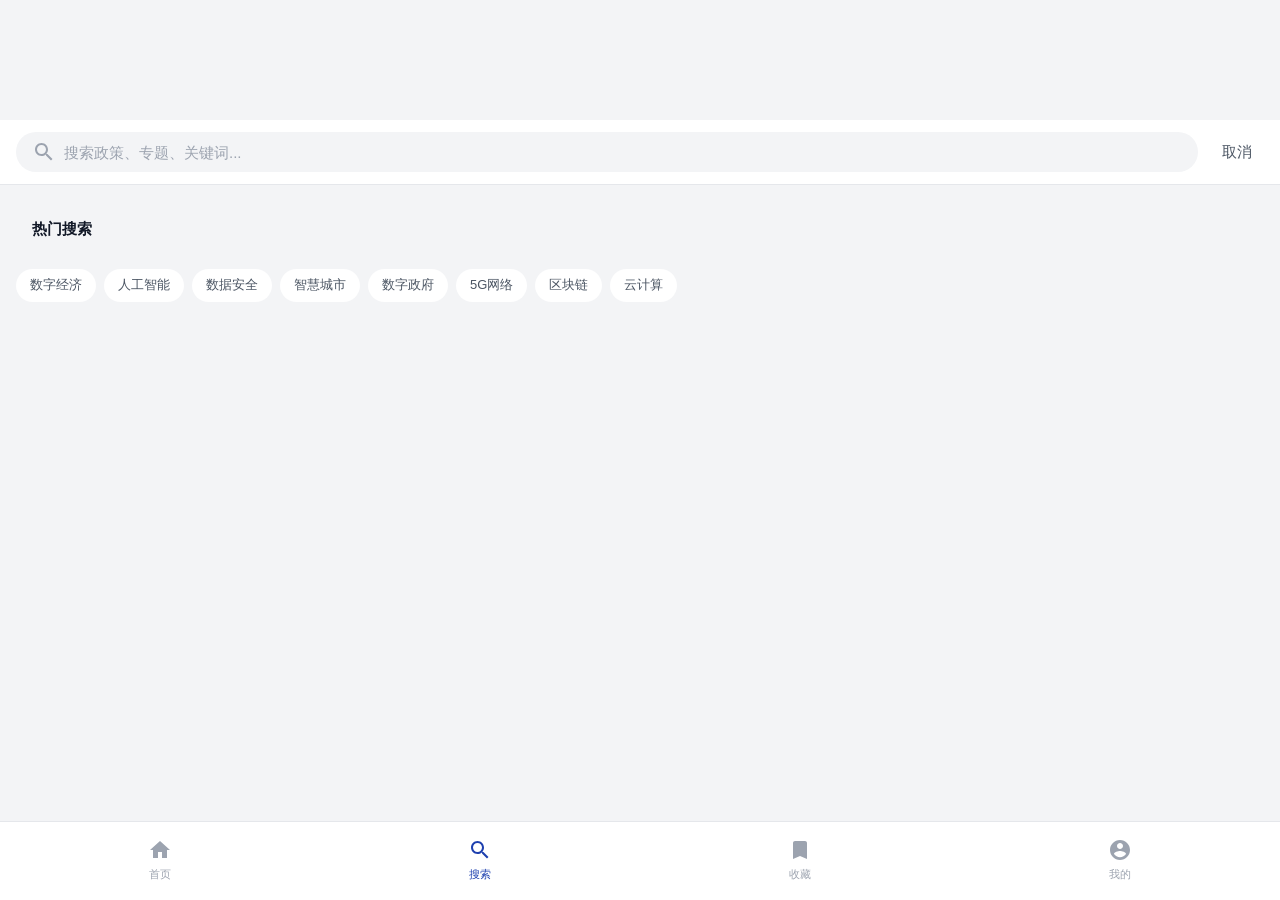
<file: search.html>
<!DOCTYPE html>
<html lang="zh-CN">
<head>
    <meta charset="UTF-8">
    <meta name="viewport" content="width=device-width, initial-scale=1.0, maximum-scale=1.0, user-scalable=no">
    <title>搜索 - 数字中国政策库</title>
    <link rel="stylesheet" href="css/style.css">
</head>
<body>
    <!-- 顶部搜索区 -->
    <header class="search-header">
        <div class="search-box">
            <svg width="24" height="24" viewBox="0 0 24 24" fill="currentColor">
                <path d="M15.5 14h-.79l-.28-.27C15.41 12.59 16 11.11 16 9.5 16 5.91 13.09 3 9.5 3S3 5.91 3 9.5 5.91 16 9.5 16c1.61 0 3.09-.59 4.23-1.57l.27.28v.79l5 4.99L20.49 19l-4.99-5zm-6 0C7.01 14 5 11.99 5 9.5S7.01 5 9.5 5 14 7.01 14 9.5 11.99 14 9.5 14z"/>
            </svg>
            <input type="search" placeholder="搜索政策、专题、关键词..." id="searchInput" autofocus>
            <button class="clear-btn" onclick="clearSearch()" style="display: none;">
                <svg width="20" height="20" viewBox="0 0 24 24" fill="currentColor">
                    <path d="M19 6.41L17.59 5 12 10.59 6.41 5 5 6.41 10.59 12 5 17.59 6.41 19 12 13.41 17.59 19 19 17.59 13.41 12z"/>
                </svg>
            </button>
        </div>
        <button class="cancel-btn" onclick="window.history.back()">取消</button>
    </header>

    <!-- 搜索内容 -->
    <main class="search-page">
        <!-- 搜索历史 -->
        <section class="search-history" id="historySection" style="display: none;">
            <div class="section-header">
                <h3>搜索历史</h3>
                <button class="clear-history" onclick="clearHistory()">清空</button>
            </div>
            <div class="history-tags" id="historyTags">
                <!-- 历史标签由JS生成 -->
            </div>
        </section>

        <!-- 热门搜索 -->
        <section class="hot-search">
            <div class="section-header">
                <h3>热门搜索</h3>
            </div>
            <div class="hot-tags">
                <span class="hot-tag">数字经济</span>
                <span class="hot-tag">人工智能</span>
                <span class="hot-tag">数据安全</span>
                <span class="hot-tag">智慧城市</span>
                <span class="hot-tag">数字政府</span>
                <span class="hot-tag">5G网络</span>
                <span class="hot-tag">区块链</span>
                <span class="hot-tag">云计算</span>
            </div>
        </section>

        <!-- 搜索建议（动态显示） -->
        <section class="search-suggestions" id="suggestionsSection" style="display: none;">
            <ul id="suggestionsList">
                <!-- 建议由JS动态填充 -->
            </ul>
        </section>

        <!-- 搜索结果（默认隐藏） -->
        <section class="search-results" id="resultsSection" style="display: none;">
            <div class="results-header">
                <span id="resultsCount">找到 0 条结果</span>
                <div class="sort-options">
                    <button class="sort-btn active" data-sort="relevance">相关性</button>
                    <button class="sort-btn" data-sort="date">时间</button>
                </div>
            </div>
            <div class="results-list" id="resultsList">
                <!-- 结果由JS填充 -->
            </div>
        </section>
    </main>

    <!-- 底部导航 -->
    <nav class="bottom-nav">
        <a href="index.html" class="nav-item">
            <svg width="24" height="24" viewBox="0 0 24 24" fill="currentColor">
                <path d="M10 20v-6h4v6h5v-8h3L12 3 2 12h3v8z"/>
            </svg>
            <span>首页</span>
        </a>
        <a href="search.html" class="nav-item active">
            <svg width="24" height="24" viewBox="0 0 24 24" fill="currentColor">
                <path d="M15.5 14h-.79l-.28-.27C15.41 12.59 16 11.11 16 9.5 16 5.91 13.09 3 9.5 3S3 5.91 3 9.5 5.91 16 9.5 16c1.61 0 3.09-.59 4.23-1.57l.27.28v.79l5 4.99L20.49 19l-4.99-5zm-6 0C7.01 14 5 11.99 5 9.5S7.01 5 9.5 5 14 7.01 14 9.5 11.99 14 9.5 14z"/>
            </svg>
            <span>搜索</span>
        </a>
        <a href="favorites.html" class="nav-item">
            <svg width="24" height="24" viewBox="0 0 24 24" fill="currentColor">
                <path d="M17 3H7c-1.1 0-1.99.9-1.99 2L5 21l7-3 7 3V5c0-1.1-.9-2-2-2z"/>
            </svg>
            <span>收藏</span>
        </a>
        <a href="profile.html" class="nav-item">
            <svg width="24" height="24" viewBox="0 0 24 24" fill="currentColor">
                <path d="M12 2C6.48 2 2 6.48 2 12s4.48 10 10 10 10-4.48 10-10S17.52 2 12 2zm0 3c1.66 0 3 1.34 3 3s-1.34 3-3 3-3-1.34-3-3 1.34-3 3-3zm0 14.2c-2.5 0-4.71-1.28-6-3.22.03-1.99 4-3.08 6-3.08 1.99 0 5.97 1.09 6 3.08-1.29 1.94-3.5 3.22-6 3.22z"/>
            </svg>
            <span>我的</span>
        </a>
    </nav>

    <script src="js/main.js"></script>
</body>
</html>
</file>
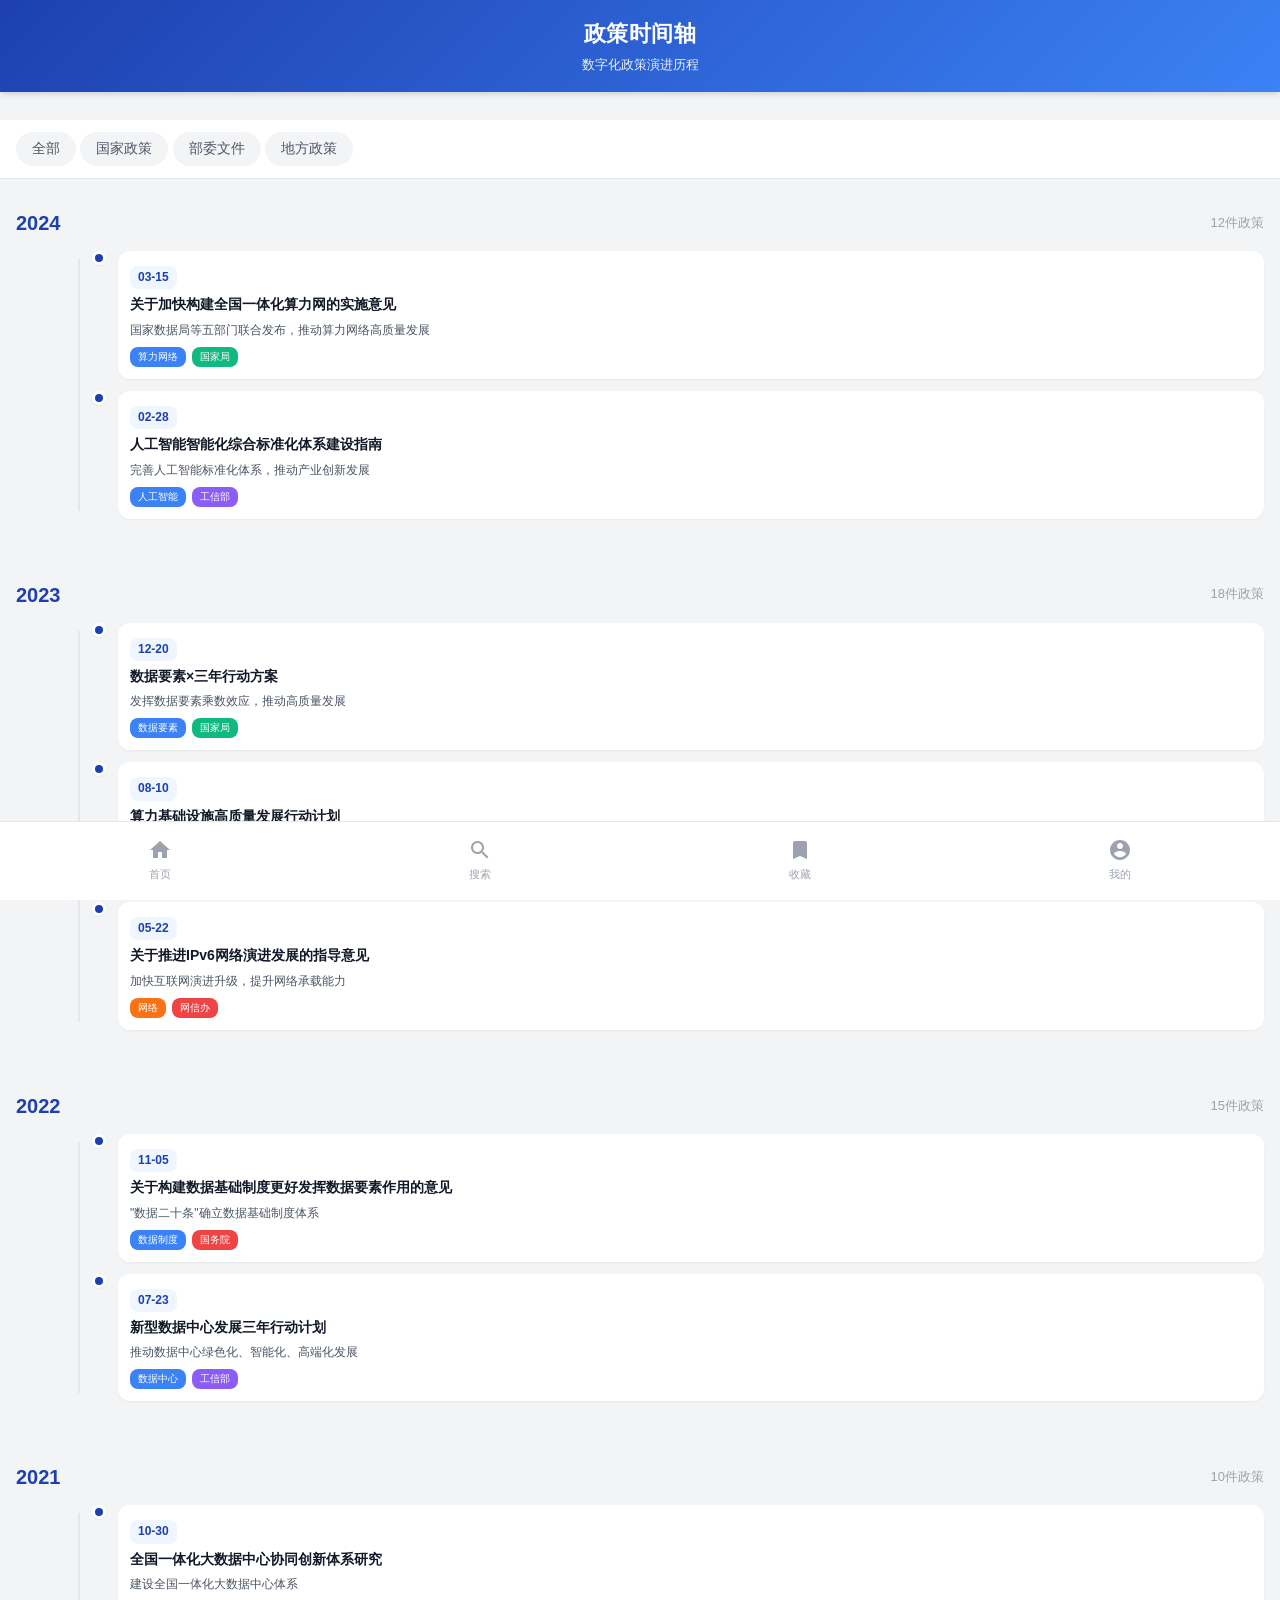
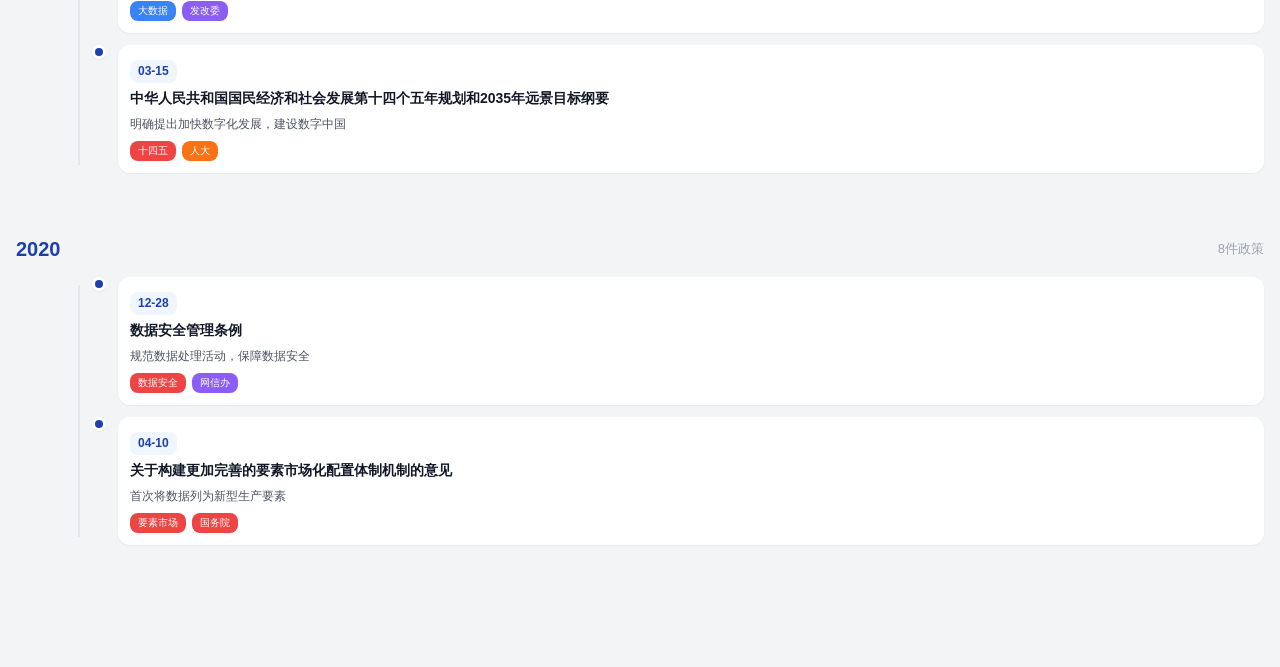
<file: timeline.html>
<!DOCTYPE html>
<html lang="zh-CN">
<head>
    <meta charset="UTF-8">
    <meta name="viewport" content="width=device-width, initial-scale=1.0, maximum-scale=1.0, user-scalable=no">
    <title>政策时间轴 - 数字中国政策库</title>
    <link rel="stylesheet" href="css/style.css">
</head>
<body>
    <!-- 顶部标题区 -->
    <header class="app-header">
        <div class="header-top">
            <h1 class="main-title">政策时间轴</h1>
            <p class="sub-title">数字化政策演进历程</p>
        </div>
    </header>

    <!-- 筛选选项 -->
    <div class="timeline-filter">
        <div class="filter-scroll">
            <button class="filter-btn active">全部</button>
            <button class="filter-btn">国家政策</button>
            <button class="filter-btn">部委文件</button>
            <button class="filter-btn">地方政策</button>
        </div>
    </div>

    <!-- 时间轴内容 -->
    <main class="timeline-page">
        <div class="timeline-container">
            <!-- 2024 -->
            <div class="timeline-year">
                <div class="year-header">
                    <h2 class="year-title">2024</h2>
                    <span class="year-count">12件政策</span>
                </div>
                <div class="year-policies">
                    <article class="timeline-card" onclick="location.href='topic-detail.html'">
                        <div class="card-timeline">
                            <div class="timeline-dot"></div>
                            <div class="timeline-line"></div>
                        </div>
                        <div class="card-content">
                            <div class="card-date">03-15</div>
                            <h3>关于加快构建全国一体化算力网的实施意见</h3>
                            <p>国家数据局等五部门联合发布，推动算力网络高质量发展</p>
                            <div class="card-tags">
                                <span class="tag blue">算力网络</span>
                                <span class="tag green">国家局</span>
                            </div>
                        </div>
                    </article>
                    <article class="timeline-card" onclick="location.href='topic-detail.html'">
                        <div class="card-timeline">
                            <div class="timeline-dot"></div>
                            <div class="timeline-line"></div>
                        </div>
                        <div class="card-content">
                            <div class="card-date">02-28</div>
                            <h3>人工智能智能化综合标准化体系建设指南</h3>
                            <p>完善人工智能标准化体系，推动产业创新发展</p>
                            <div class="card-tags">
                                <span class="tag blue">人工智能</span>
                                <span class="tag purple">工信部</span>
                            </div>
                        </div>
                    </article>
                </div>
            </div>

            <!-- 2023 -->
            <div class="timeline-year">
                <div class="year-header">
                    <h2 class="year-title">2023</h2>
                    <span class="year-count">18件政策</span>
                </div>
                <div class="year-policies">
                    <article class="timeline-card" onclick="location.href='topic-detail.html'">
                        <div class="card-timeline">
                            <div class="timeline-dot"></div>
                            <div class="timeline-line"></div>
                        </div>
                        <div class="card-content">
                            <div class="card-date">12-20</div>
                            <h3>数据要素×三年行动方案</h3>
                            <p>发挥数据要素乘数效应，推动高质量发展</p>
                            <div class="card-tags">
                                <span class="tag blue">数据要素</span>
                                <span class="tag green">国家局</span>
                            </div>
                        </div>
                    </article>
                    <article class="timeline-card" onclick="location.href='topic-detail.html'">
                        <div class="card-timeline">
                            <div class="timeline-dot"></div>
                            <div class="timeline-line"></div>
                        </div>
                        <div class="card-content">
                            <div class="card-date">08-10</div>
                            <h3>算力基础设施高质量发展行动计划</h3>
                            <p>提升算力综合供给能力，助力数字经济发展</p>
                            <div class="card-tags">
                                <span class="tag blue">基础设施</span>
                                <span class="tag purple">多部委</span>
                            </div>
                        </div>
                    </article>
                    <article class="timeline-card" onclick="location.href='topic-detail.html'">
                        <div class="card-timeline">
                            <div class="timeline-dot"></div>
                            <div class="timeline-line"></div>
                        </div>
                        <div class="card-content">
                            <div class="card-date">05-22</div>
                            <h3>关于推进IPv6网络演进发展的指导意见</h3>
                            <p>加快互联网演进升级，提升网络承载能力</p>
                            <div class="card-tags">
                                <span class="tag orange">网络</span>
                                <span class="tag red">网信办</span>
                            </div>
                        </div>
                    </article>
                </div>
            </div>

            <!-- 2022 -->
            <div class="timeline-year">
                <div class="year-header">
                    <h2 class="year-title">2022</h2>
                    <span class="year-count">15件政策</span>
                </div>
                <div class="year-policies">
                    <article class="timeline-card" onclick="location.href='topic-detail.html'">
                        <div class="card-timeline">
                            <div class="timeline-dot"></div>
                            <div class="timeline-line"></div>
                        </div>
                        <div class="card-content">
                            <div class="card-date">11-05</div>
                            <h3>关于构建数据基础制度更好发挥数据要素作用的意见</h3>
                            <p>"数据二十条"确立数据基础制度体系</p>
                            <div class="card-tags">
                                <span class="tag blue">数据制度</span>
                                <span class="tag red">国务院</span>
                            </div>
                        </div>
                    </article>
                    <article class="timeline-card" onclick="location.href='topic-detail.html'">
                        <div class="card-timeline">
                            <div class="timeline-dot"></div>
                            <div class="timeline-line"></div>
                        </div>
                        <div class="card-content">
                            <div class="card-date">07-23</div>
                            <h3>新型数据中心发展三年行动计划</h3>
                            <p>推动数据中心绿色化、智能化、高端化发展</p>
                            <div class="card-tags">
                                <span class="tag blue">数据中心</span>
                                <span class="tag purple">工信部</span>
                            </div>
                        </div>
                    </article>
                </div>
            </div>

            <!-- 2021 -->
            <div class="timeline-year">
                <div class="year-header">
                    <h2 class="year-title">2021</h2>
                    <span class="year-count">10件政策</span>
                </div>
                <div class="year-policies">
                    <article class="timeline-card" onclick="location.href='topic-detail.html'">
                        <div class="card-timeline">
                            <div class="timeline-dot"></div>
                            <div class="timeline-line"></div>
                        </div>
                        <div class="card-content">
                            <div class="card-date">10-30</div>
                            <h3>全国一体化大数据中心协同创新体系研究</h3>
                            <p>建设全国一体化大数据中心体系</p>
                            <div class="card-tags">
                                <span class="tag blue">大数据</span>
                                <span class="tag purple">发改委</span>
                            </div>
                        </div>
                    </article>
                    <article class="timeline-card" onclick="location.href='topic-detail.html'">
                        <div class="card-timeline">
                            <div class="timeline-dot"></div>
                            <div class="timeline-line"></div>
                        </div>
                        <div class="card-content">
                            <div class="card-date">03-15</div>
                            <h3>中华人民共和国国民经济和社会发展第十四个五年规划和2035年远景目标纲要</h3>
                            <p>明确提出加快数字化发展，建设数字中国</p>
                            <div class="card-tags">
                                <span class="tag red">十四五</span>
                                <span class="tag orange">人大</span>
                            </div>
                        </div>
                    </article>
                </div>
            </div>

            <!-- 2020 -->
            <div class="timeline-year">
                <div class="year-header">
                    <h2 class="year-title">2020</h2>
                    <span class="year-count">8件政策</span>
                </div>
                <div class="year-policies">
                    <article class="timeline-card" onclick="location.href='topic-detail.html'">
                        <div class="card-timeline">
                            <div class="timeline-dot"></div>
                            <div class="timeline-line"></div>
                        </div>
                        <div class="card-content">
                            <div class="card-date">12-28</div>
                            <h3>数据安全管理条例</h3>
                            <p>规范数据处理活动，保障数据安全</p>
                            <div class="card-tags">
                                <span class="tag red">数据安全</span>
                                <span class="tag purple">网信办</span>
                            </div>
                        </div>
                    </article>
                    <article class="timeline-card" onclick="location.href='topic-detail.html'">
                        <div class="card-timeline">
                            <div class="timeline-dot"></div>
                            <div class="timeline-line"></div>
                        </div>
                        <div class="card-content">
                            <div class="card-date">04-10</div>
                            <h3>关于构建更加完善的要素市场化配置体制机制的意见</h3>
                            <p>首次将数据列为新型生产要素</p>
                            <div class="card-tags">
                                <span class="tag red">要素市场</span>
                                <span class="tag red">国务院</span>
                            </div>
                        </div>
                    </article>
                </div>
            </div>
        </div>
    </main>

    <!-- 底部导航 -->
    <nav class="bottom-nav">
        <a href="index.html" class="nav-item">
            <svg width="24" height="24" viewBox="0 0 24 24" fill="currentColor">
                <path d="M10 20v-6h4v6h5v-8h3L12 3 2 12h3v8z"/>
            </svg>
            <span>首页</span>
        </a>
        <a href="search.html" class="nav-item">
            <svg width="24" height="24" viewBox="0 0 24 24" fill="currentColor">
                <path d="M15.5 14h-.79l-.28-.27C15.41 12.59 16 11.11 16 9.5 16 5.91 13.09 3 9.5 3S3 5.91 3 9.5 5.91 16 9.5 16c1.61 0 3.09-.59 4.23-1.57l.27.28v.79l5 4.99L20.49 19l-4.99-5zm-6 0C7.01 14 5 11.99 5 9.5S7.01 5 9.5 5 14 7.01 14 9.5 11.99 14 9.5 14z"/>
            </svg>
            <span>搜索</span>
        </a>
        <a href="favorites.html" class="nav-item">
            <svg width="24" height="24" viewBox="0 0 24 24" fill="currentColor">
                <path d="M17 3H7c-1.1 0-1.99.9-1.99 2L5 21l7-3 7 3V5c0-1.1-.9-2-2-2z"/>
            </svg>
            <span>收藏</span>
        </a>
        <a href="profile.html" class="nav-item">
            <svg width="24" height="24" viewBox="0 0 24 24" fill="currentColor">
                <path d="M12 2C6.48 2 2 6.48 2 12s4.48 10 10 10 10-4.48 10-10S17.52 2 12 2zm0 3c1.66 0 3 1.34 3 3s-1.34 3-3 3-3-1.34-3-3 1.34-3 3-3zm0 14.2c-2.5 0-4.71-1.28-6-3.22.03-1.99 4-3.08 6-3.08 1.99 0 5.97 1.09 6 3.08-1.29 1.94-3.5 3.22-6 3.22z"/>
            </svg>
            <span>我的</span>
        </a>
    </nav>

    <script src="js/main.js"></script>
</body>
</html>
</file>
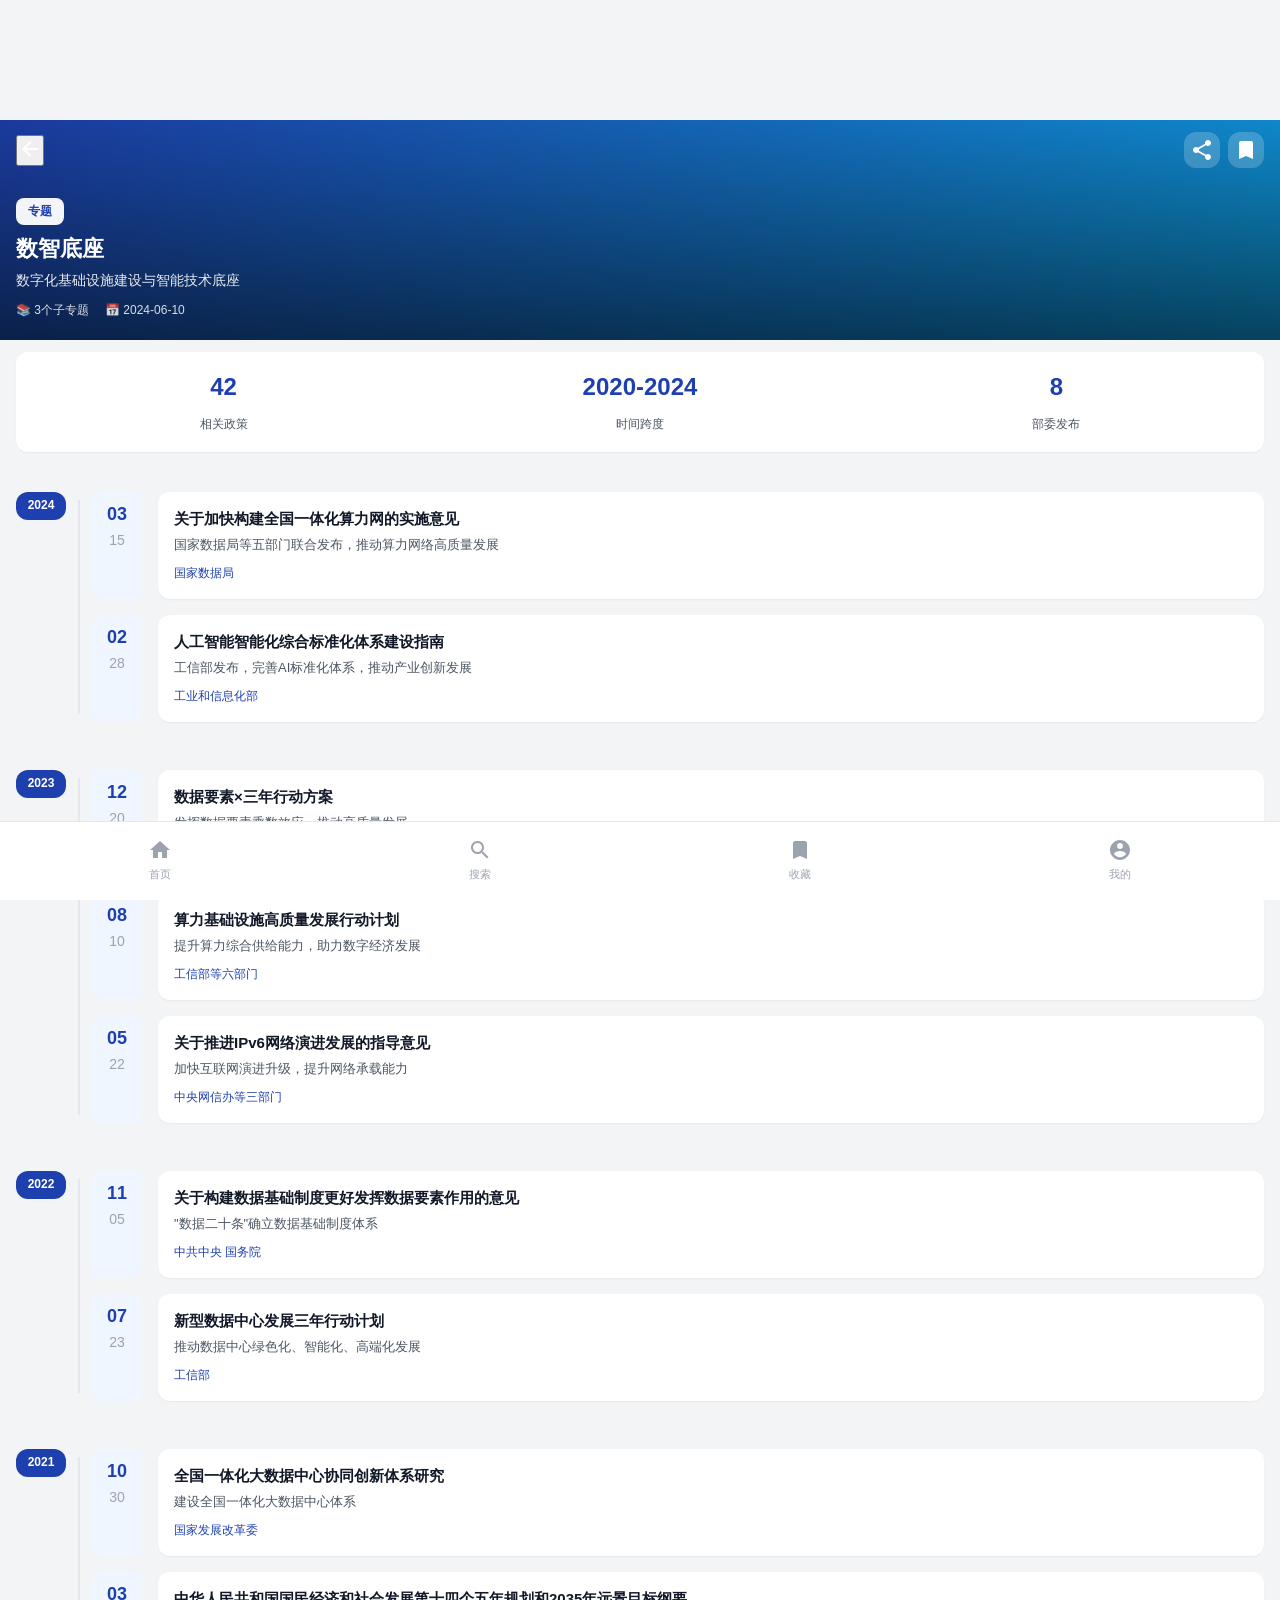
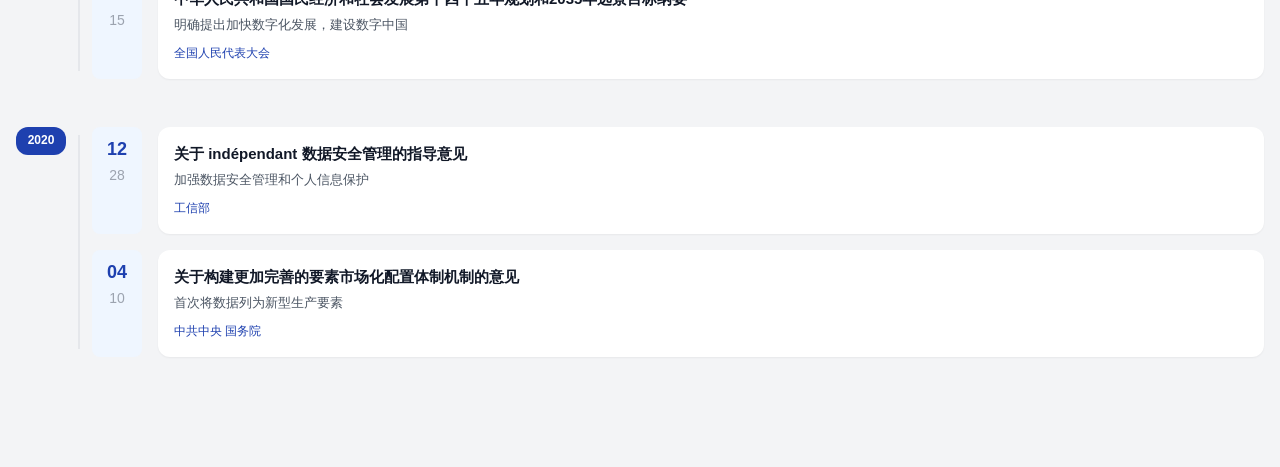
<file: topic-detail.html>
<!DOCTYPE html>
<html lang="zh-CN">
<head>
    <meta charset="UTF-8">
    <meta name="viewport" content="width=device-width, initial-scale=1.0, maximum-scale=1.0, user-scalable=no">
    <title>专题详情 - 数字中国政策库</title>
    <link rel="stylesheet" href="css/style.css">
</head>
<body>
    <!-- 专题详情头部 -->
    <header class="topic-detail-header">
        <div class="header-bg" style="background: linear-gradient(135deg, #1e40af 0%, #0ea5e9 100%);"></div>
        <div class="header-content">
            <button class="back-btn-light" onclick="history.back()">
                <svg width="24" height="24" viewBox="0 0 24 24" fill="white">
                    <path d="M20 11H7.83l5.59-5.59L12 4l-8 8 8 8 1.41-1.41L7.83 13H20v-2z"/>
                </svg>
            </button>
            <div class="header-actions">
                <button class="icon-btn" aria-label="分享" onclick="showToast('分享功能开发中')">
                    <svg width="24" height="24" viewBox="0 0 24 24" fill="white">
                        <path d="M18 16.08c-.76 0-1.44.3-1.96.77L8.91 12.7c.05-.23.09-.46.09-.7s-.04-.47-.09-.7l7.05-4.11c.54.5 1.25.81 2.04.81 1.66 0 3-1.34 3-3s-1.34-3-3-3-3 1.34-3 3c0 .24.04.47.09.7L8.04 9.81C7.5 9.31 6.79 9 6 9c-1.66 0-3 1.34-3 3s1.34 3 3 3c.79 0 1.5-.31 2.04-.81l7.12 4.16c-.05.21-.08.43-.08.65 0 1.61 1.31 2.92 2.92 2.92s2.92-1.31 2.92-2.92-1.31-2.92-2.92-2.92z"/>
                    </svg>
                </button>
                <button class="icon-btn" aria-label="收藏" onclick="this.classList.toggle('favorited')">
                    <svg width="24" height="24" viewBox="0 0 24 24" fill="white">
                        <path d="M17 3H7c-1.1 0-1.99.9-1.99 2L5 21l7-3 7 3V5c0-1.1-.9-2-2-2z"/>
                    </svg>
                </button>
            </div>
        </div>
        <div class="topic-intro">
            <span class="topic-badge">专题</span>
            <h1>数智底座</h1>
            <p>数字化基础设施建设与智能技术底座</p>
            <div class="topic-meta">
                <span>📚 3个子专题</span>
                <span>📅 2024-06-10</span>
            </div>
        </div>
    </header>

    <!-- 时间轴统计区 -->
    <section class="timeline-stats">
        <div class="stats-card">
            <div class="stat-item">
                <span class="stat-number">42</span>
                <span class="stat-label">相关政策</span>
            </div>
            <div class="stat-item">
                <span class="stat-number">2020-2024</span>
                <span class="stat-label">时间跨度</span>
            </div>
            <div class="stat-item">
                <span class="stat-number">8</span>
                <span class="stat-label">部委发布</span>
            </div>
        </div>
    </section>

    <!-- 时间轴内容 -->
    <main class="topic-detail-content">
        <div class="timeline-container">
            <!-- 2024 -->
            <div class="timeline-year">
                <div class="year-marker">2024</div>
                <div class="year-policies">
                    <article class="policy-item" onclick="showToast('查看政策详情')">
                        <div class="policy-date">
                            <span class="month">03</span>
                            <span class="day">15</span>
                        </div>
                        <div class="policy-content">
                            <h3>关于加快构建全国一体化算力网的实施意见</h3>
                            <p>国家数据局等五部门联合发布，推动算力网络高质量发展</p>
                            <div class="policy-dept">国家数据局</div>
                        </div>
                    </article>
                    <article class="policy-item" onclick="showToast('查看政策详情')">
                        <div class="policy-date">
                            <span class="month">02</span>
                            <span class="day">28</span>
                        </div>
                        <div class="policy-content">
                            <h3>人工智能智能化综合标准化体系建设指南</h3>
                            <p>工信部发布，完善AI标准化体系，推动产业创新发展</p>
                            <div class="policy-dept">工业和信息化部</div>
                        </div>
                    </article>
                </div>
            </div>

            <!-- 2023 -->
            <div class="timeline-year">
                <div class="year-marker">2023</div>
                <div class="year-policies">
                    <article class="policy-item" onclick="showToast('查看政策详情')">
                        <div class="policy-date">
                            <span class="month">12</span>
                            <span class="day">20</span>
                        </div>
                        <div class="policy-content">
                            <h3>数据要素×三年行动方案</h3>
                            <p>发挥数据要素乘数效应，推动高质量发展</p>
                            <div class="policy-dept">国家数据局</div>
                        </div>
                    </article>
                    <article class="policy-item" onclick="showToast('查看政策详情')">
                        <div class="policy-date">
                            <span class="month">08</span>
                            <span class="day">10</span>
                        </div>
                        <div class="policy-content">
                            <h3>算力基础设施高质量发展行动计划</h3>
                            <p>提升算力综合供给能力，助力数字经济发展</p>
                            <div class="policy-dept">工信部等六部门</div>
                        </div>
                    </article>
                    <article class="policy-item" onclick="showToast('查看政策详情')">
                        <div class="policy-date">
                            <span class="month">05</span>
                            <span class="day">22</span>
                        </div>
                        <div class="policy-content">
                            <h3>关于推进IPv6网络演进发展的指导意见</h3>
                            <p>加快互联网演进升级，提升网络承载能力</p>
                            <div class="policy-dept">中央网信办等三部门</div>
                        </div>
                    </article>
                </div>
            </div>

            <!-- 2022 -->
            <div class="timeline-year">
                <div class="year-marker">2022</div>
                <div class="year-policies">
                    <article class="policy-item" onclick="showToast('查看政策详情')">
                        <div class="policy-date">
                            <span class="month">11</span>
                            <span class="day">05</span>
                        </div>
                        <div class="policy-content">
                            <h3>关于构建数据基础制度更好发挥数据要素作用的意见</h3>
                            <p>"数据二十条"确立数据基础制度体系</p>
                            <div class="policy-dept">中共中央 国务院</div>
                        </div>
                    </article>
                    <article class="policy-item" onclick="showToast('查看政策详情')">
                        <div class="policy-date">
                            <span class="month">07</span>
                            <span class="day">23</span>
                        </div>
                        <div class="policy-content">
                            <h3>新型数据中心发展三年行动计划</h3>
                            <p>推动数据中心绿色化、智能化、高端化发展</p>
                            <div class="policy-dept">工信部</div>
                        </div>
                    </article>
                </div>
            </div>

            <!-- 2021 -->
            <div class="timeline-year">
                <div class="year-marker">2021</div>
                <div class="year-policies">
                    <article class="policy-item" onclick="showToast('查看政策详情')">
                        <div class="policy-date">
                            <span class="month">10</span>
                            <span class="day">30</span>
                        </div>
                        <div class="policy-content">
                            <h3>全国一体化大数据中心协同创新体系研究</h3>
                            <p>建设全国一体化大数据中心体系</p>
                            <div class="policy-dept">国家发展改革委</div>
                        </div>
                    </article>
                    <article class="policy-item" onclick="showToast('查看政策详情')">
                        <div class="policy-date">
                            <span class="month">03</span>
                            <span class="day">15</span>
                        </div>
                        <div class="policy-content">
                            <h3>中华人民共和国国民经济和社会发展第十四个五年规划和2035年远景目标纲要</h3>
                            <p>明确提出加快数字化发展，建设数字中国</p>
                            <div class="policy-dept">全国人民代表大会</div>
                        </div>
                    </article>
                </div>
            </div>

            <!-- 2020 -->
            <div class="timeline-year">
                <div class="year-marker">2020</div>
                <div class="year-policies">
                    <article class="policy-item" onclick="showToast('查看政策详情')">
                        <div class="policy-date">
                            <span class="month">12</span>
                            <span class="day">28</span>
                        </div>
                        <div class="policy-content">
                            <h3>关于 indépendant 数据安全管理的指导意见</h3>
                            <p>加强数据安全管理和个人信息保护</p>
                            <div class="policy-dept">工信部</div>
                        </div>
                    </article>
                    <article class="policy-item" onclick="showToast('查看政策详情')">
                        <div class="policy-date">
                            <span class="month">04</span>
                            <span class="day">10</span>
                        </div>
                        <div class="policy-content">
                            <h3>关于构建更加完善的要素市场化配置体制机制的意见</h3>
                            <p>首次将数据列为新型生产要素</p>
                            <div class="policy-dept">中共中央 国务院</div>
                        </div>
                    </article>
                </div>
            </div>
        </div>
    </main>

    <!-- 底部导航 -->
    <nav class="bottom-nav">
        <a href="index.html" class="nav-item">
            <svg width="24" height="24" viewBox="0 0 24 24" fill="currentColor">
                <path d="M10 20v-6h4v6h5v-8h3L12 3 2 12h3v8z"/>
            </svg>
            <span>首页</span>
        </a>
        <a href="search.html" class="nav-item">
            <svg width="24" height="24" viewBox="0 0 24 24" fill="currentColor">
                <path d="M15.5 14h-.79l-.28-.27C15.41 12.59 16 11.11 16 9.5 16 5.91 13.09 3 9.5 3S3 5.91 3 9.5 5.91 16 9.5 16c1.61 0 3.09-.59 4.23-1.57l.27.28v.79l5 4.99L20.49 19l-4.99-5zm-6 0C7.01 14 5 11.99 5 9.5S7.01 5 9.5 5 14 7.01 14 9.5 11.99 14 9.5 14z"/>
            </svg>
            <span>搜索</span>
        </a>
        <a href="favorites.html" class="nav-item">
            <svg width="24" height="24" viewBox="0 0 24 24" fill="currentColor">
                <path d="M17 3H7c-1.1 0-1.99.9-1.99 2L5 21l7-3 7 3V5c0-1.1-.9-2-2-2z"/>
            </svg>
            <span>收藏</span>
        </a>
        <a href="profile.html" class="nav-item">
            <svg width="24" height="24" viewBox="0 0 24 24" fill="currentColor">
                <path d="M12 2C6.48 2 2 6.48 2 12s4.48 10 10 10 10-4.48 10-10S17.52 2 12 2zm0 3c1.66 0 3 1.34 3 3s-1.34 3-3 3-3-1.34-3-3 1.34-3 3-3zm0 14.2c-2.5 0-4.71-1.28-6-3.22.03-1.99 4-3.08 6-3.08 1.99 0 5.97 1.09 6 3.08-1.29 1.94-3.5 3.22-6 3.22z"/>
            </svg>
            <span>我的</span>
        </a>
    </nav>

    <script src="js/main.js"></script>
</body>
</html>
</file>
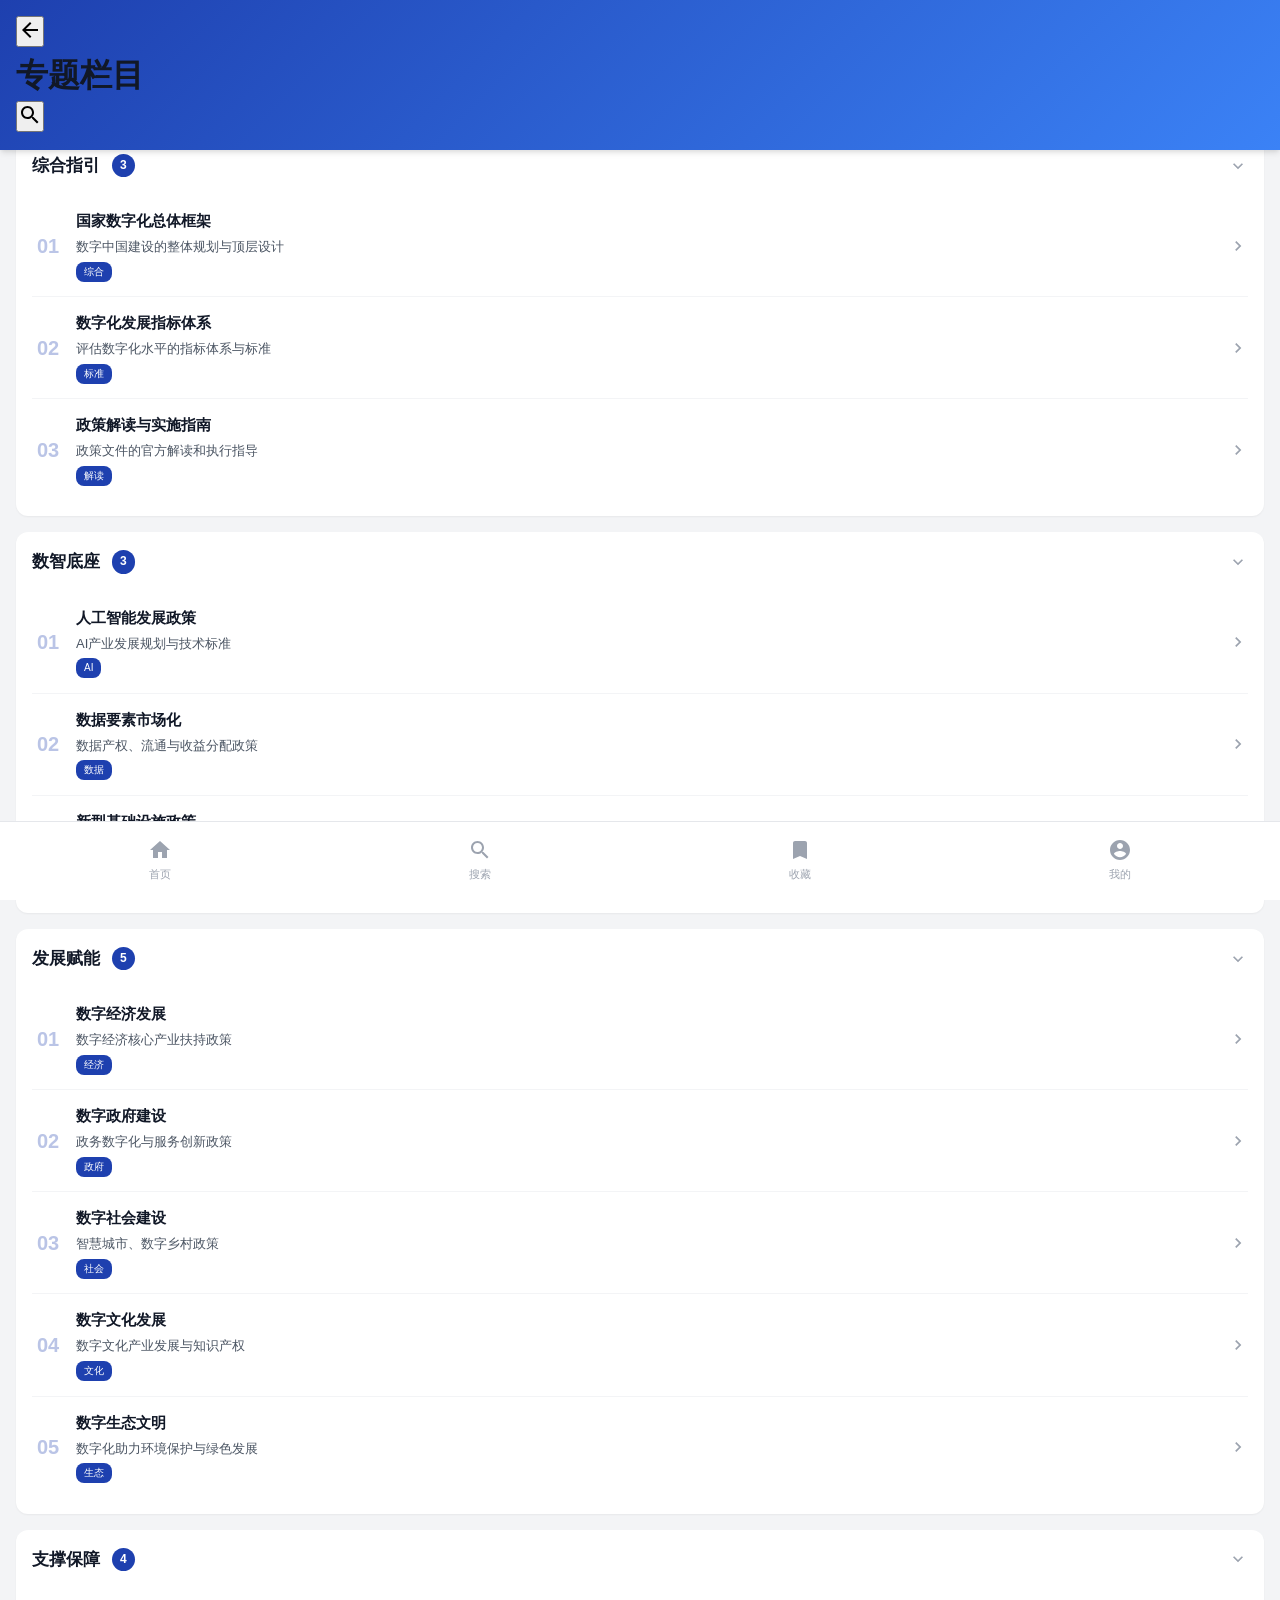
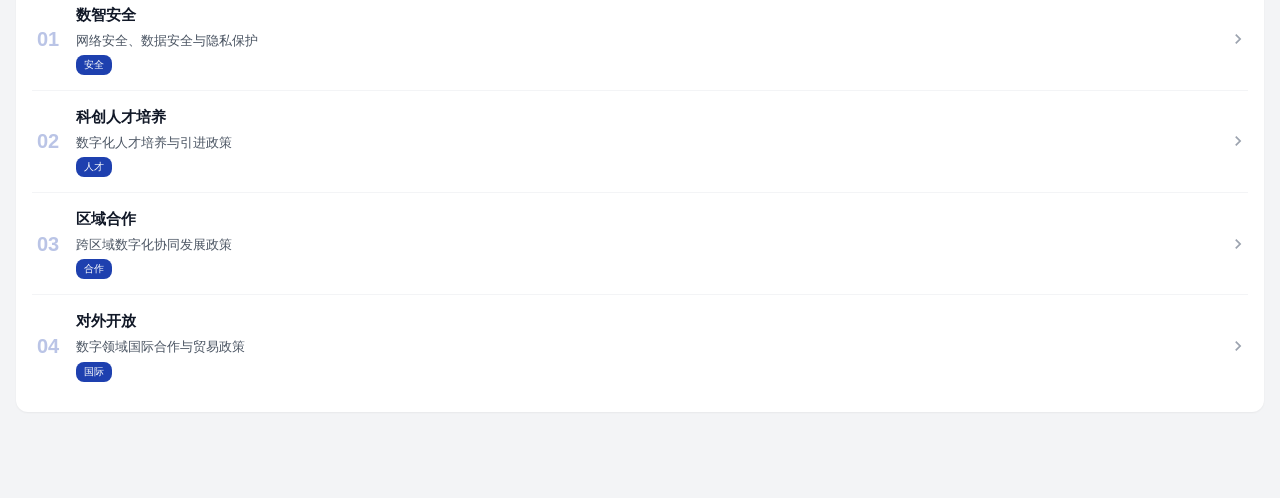
<file: topics.html>
<!DOCTYPE html>
<html lang="zh-CN">
<head>
    <meta charset="UTF-8">
    <meta name="viewport" content="width=device-width, initial-scale=1.0, maximum-scale=1.0, user-scalable=no">
    <title>专题栏目 - 数字中国政策库</title>
    <link rel="stylesheet" href="css/style.css">
</head>
<body>
    <!-- 顶部标题区 -->
    <header class="app-header">
        <button class="back-btn" onclick="history.back()">
            <svg width="24" height="24" viewBox="0 0 24 24" fill="currentColor">
                <path d="M20 11H7.83l5.59-5.59L12 4l-8 8 8 8 1.41-1.41L7.83 13H20v-2z"/>
            </svg>
        </button>
        <div class="header-center">
            <h1 class="page-title">专题栏目</h1>
        </div>
        <button class="menu-btn" aria-label="搜索" onclick="window.location.href='search.html'">
            <svg width="24" height="24" viewBox="0 0 24 24" fill="currentColor">
                <path d="M15.5 14h-.79l-.28-.27C15.41 12.59 16 11.11 16 9.5 16 5.91 13.09 3 9.5 3S3 5.91 3 9.5 5.91 16 9.5 16c1.61 0 3.09-.59 4.23-1.57l.27.28v.79l5 4.99L20.49 19l-4.99-5zm-6 0C7.01 14 5 11.99 5 9.5S7.01 5 9.5 5 14 7.01 14 9.5 11.99 14 9.5 14z"/>
            </svg>
        </button>
    </header>

    <!-- 专题页面 -->
    <main class="topics-page">
        <!-- 综合指引 -->
        <section class="topic-section">
            <div class="section-header" onclick="toggleSection(this)">
                <div class="section-title-row">
                    <h2 class="section-title">综合指引</h2>
                    <span class="section-count">3</span>
                </div>
                <svg class="expand-icon" width="20" height="20" viewBox="0 0 24 24" fill="currentColor">
                    <path d="M7.41 8.59L12 13.17l4.59-4.58L18 10l-6 6-6-6 1.41-1.41z"/>
                </svg>
            </div>
            <div class="section-content">
                <article class="topic-item" onclick="location.href='topic-detail.html?category=guide'">
                    <div class="topic-number">01</div>
                    <div class="topic-info">
                        <h3>国家数字化总体框架</h3>
                        <p>数字中国建设的整体规划与顶层设计</p>
                        <span class="topic-tag">综合</span>
                    </div>
                    <svg class="arrow-icon" width="20" height="20" viewBox="0 0 24 24" fill="currentColor">
                        <path d="M10 6L8.59 7.41 13.17 12l-4.58 4.59L10 18l6-6z"/>
                    </svg>
                </article>
                <article class="topic-item" onclick="location.href='topic-detail.html?category=guide'">
                    <div class="topic-number">02</div>
                    <div class="topic-info">
                        <h3>数字化发展指标体系</h3>
                        <p>评估数字化水平的指标体系与标准</p>
                        <span class="topic-tag">标准</span>
                    </div>
                    <svg class="arrow-icon" width="20" height="20" viewBox="0 0 24 24" fill="currentColor">
                        <path d="M10 6L8.59 7.41 13.17 12l-4.58 4.59L10 18l6-6z"/>
                    </svg>
                </article>
                <article class="topic-item" onclick="location.href='topic-detail.html?category=guide'">
                    <div class="topic-number">03</div>
                    <div class="topic-info">
                        <h3>政策解读与实施指南</h3>
                        <p>政策文件的官方解读和执行指导</p>
                        <span class="topic-tag">解读</span>
                    </div>
                    <svg class="arrow-icon" width="20" height="20" viewBox="0 0 24 24" fill="currentColor">
                        <path d="M10 6L8.59 7.41 13.17 12l-4.58 4.59L10 18l6-6z"/>
                    </svg>
                </article>
            </div>
        </section>

        <!-- 数智底座 -->
        <section class="topic-section">
            <div class="section-header" onclick="toggleSection(this)">
                <div class="section-title-row">
                    <h2 class="section-title">数智底座</h2>
                    <span class="section-count">3</span>
                </div>
                <svg class="expand-icon" width="20" height="20" viewBox="0 0 24 24" fill="currentColor">
                    <path d="M7.41 8.59L12 13.17l4.59-4.58L18 10l-6 6-6-6 1.41-1.41z"/>
                </svg>
            </div>
            <div class="section-content">
                <article class="topic-item" onclick="location.href='topic-detail.html?category=ai'">
                    <div class="topic-number">01</div>
                    <div class="topic-info">
                        <h3>人工智能发展政策</h3>
                        <p>AI产业发展规划与技术标准</p>
                        <span class="topic-tag">AI</span>
                    </div>
                    <svg class="arrow-icon" width="20" height="20" viewBox="0 0 24 24" fill="currentColor">
                        <path d="M10 6L8.59 7.41 13.17 12l-4.58 4.59L10 18l6-6z"/>
                    </svg>
                </article>
                <article class="topic-item" onclick="location.href='topic-detail.html?category=data'">
                    <div class="topic-number">02</div>
                    <div class="topic-info">
                        <h3>数据要素市场化</h3>
                        <p>数据产权、流通与收益分配政策</p>
                        <span class="topic-tag">数据</span>
                    </div>
                    <svg class="arrow-icon" width="20" height="20" viewBox="0 0 24 24" fill="currentColor">
                        <path d="M10 6L8.59 7.41 13.17 12l-4.58 4.59L10 18l6-6z"/>
                    </svg>
                </article>
                <article class="topic-item" onclick="location.href='topic-detail.html?category=infra'">
                    <div class="topic-number">03</div>
                    <div class="topic-info">
                        <h3>新型基础设施政策</h3>
                        <p>5G、数据中心、云计算等基础设施建设</p>
                        <span class="topic-tag">基建</span>
                    </div>
                    <svg class="arrow-icon" width="20" height="20" viewBox="0 0 24 24" fill="currentColor">
                        <path d="M10 6L8.59 7.41 13.17 12l-4.58 4.59L10 18l6-6z"/>
                    </svg>
                </article>
            </div>
        </section>

        <!-- 发展赋能 -->
        <section class="topic-section">
            <div class="section-header" onclick="toggleSection(this)">
                <div class="section-title-row">
                    <h2 class="section-title">发展赋能</h2>
                    <span class="section-count">5</span>
                </div>
                <svg class="expand-icon" width="20" height="20" viewBox="0 0 24 24" fill="currentColor">
                    <path d="M7.41 8.59L12 13.17l4.59-4.58L18 10l-6 6-6-6 1.41-1.41z"/>
                </svg>
            </div>
            <div class="section-content">
                <article class="topic-item" onclick="location.href='topic-detail.html?category=deconomy'">
                    <div class="topic-number">01</div>
                    <div class="topic-info">
                        <h3>数字经济发展</h3>
                        <p>数字经济核心产业扶持政策</p>
                        <span class="topic-tag">经济</span>
                    </div>
                    <svg class="arrow-icon" width="20" height="20" viewBox="0 0 24 24" fill="currentColor">
                        <path d="M10 6L8.59 7.41 13.17 12l-4.58 4.59L10 18l6-6z"/>
                    </svg>
                </article>
                <article class="topic-item" onclick="location.href='topic-detail.html?category=dgov'">
                    <div class="topic-number">02</div>
                    <div class="topic-info">
                        <h3>数字政府建设</h3>
                        <p>政务数字化与服务创新政策</p>
                        <span class="topic-tag">政府</span>
                    </div>
                    <svg class="arrow-icon" width="20" height="20" viewBox="0 0 24 24" fill="currentColor">
                        <path d="M10 6L8.59 7.41 13.17 12l-4.58 4.59L10 18l6-6z"/>
                    </svg>
                </article>
                <article class="topic-item" onclick="location.href='topic-detail.html?category=dsociety'">
                    <div class="topic-number">03</div>
                    <div class="topic-info">
                        <h3>数字社会建设</h3>
                        <p>智慧城市、数字乡村政策</p>
                        <span class="topic-tag">社会</span>
                    </div>
                    <svg class="arrow-icon" width="20" height="20" viewBox="0 0 24 24" fill="currentColor">
                        <path d="M10 6L8.59 7.41 13.17 12l-4.58 4.59L10 18l6-6z"/>
                    </svg>
                </article>
                <article class="topic-item" onclick="location.href='topic-detail.html?category=dculture'">
                    <div class="topic-number">04</div>
                    <div class="topic-info">
                        <h3>数字文化发展</h3>
                        <p>数字文化产业发展与知识产权</p>
                        <span class="topic-tag">文化</span>
                    </div>
                    <svg class="arrow-icon" width="20" height="20" viewBox="0 0 24 24" fill="currentColor">
                        <path d="M10 6L8.59 7.41 13.17 12l-4.58 4.59L10 18l6-6z"/>
                    </svg>
                </article>
                <article class="topic-item" onclick="location.href='topic-detail.html?category=eco'">
                    <div class="topic-number">05</div>
                    <div class="topic-info">
                        <h3>数字生态文明</h3>
                        <p>数字化助力环境保护与绿色发展</p>
                        <span class="topic-tag">生态</span>
                    </div>
                    <svg class="arrow-icon" width="20" height="20" viewBox="0 0 24 24" fill="currentColor">
                        <path d="M10 6L8.59 7.41 13.17 12l-4.58 4.59L10 18l6-6z"/>
                    </svg>
                </article>
            </div>
        </section>

        <!-- 支撑保障 -->
        <section class="topic-section">
            <div class="section-header" onclick="toggleSection(this)">
                <div class="section-title-row">
                    <h2 class="section-title">支撑保障</h2>
                    <span class="section-count">4</span>
                </div>
                <svg class="expand-icon" width="20" height="20" viewBox="0 0 24 24" fill="currentColor">
                    <path d="M7.41 8.59L12 13.17l4.59-4.58L18 10l-6 6-6-6 1.41-1.41z"/>
                </svg>
            </div>
            <div class="section-content">
                <article class="topic-item" onclick="location.href='topic-detail.html?category=security'">
                    <div class="topic-number">01</div>
                    <div class="topic-info">
                        <h3>数智安全</h3>
                        <p>网络安全、数据安全与隐私保护</p>
                        <span class="topic-tag">安全</span>
                    </div>
                    <svg class="arrow-icon" width="20" height="20" viewBox="0 0 24 24" fill="currentColor">
                        <path d="M10 6L8.59 7.41 13.17 12l-4.58 4.59L10 18l6-6z"/>
                    </svg>
                </article>
                <article class="topic-item" onclick="location.href='topic-detail.html?category=talent'">
                    <div class="topic-number">02</div>
                    <div class="topic-info">
                        <h3>科创人才培养</h3>
                        <p>数字化人才培养与引进政策</p>
                        <span class="topic-tag">人才</span>
                    </div>
                    <svg class="arrow-icon" width="20" height="20" viewBox="0 0 24 24" fill="currentColor">
                        <path d="M10 6L8.59 7.41 13.17 12l-4.58 4.59L10 18l6-6z"/>
                    </svg>
                </article>
                <article class="topic-item" onclick="location.href='topic-detail.html?category=cooperation'">
                    <div class="topic-number">03</div>
                    <div class="topic-info">
                        <h3>区域合作</h3>
                        <p>跨区域数字化协同发展政策</p>
                        <span class="topic-tag">合作</span>
                    </div>
                    <svg class="arrow-icon" width="20" height="20" viewBox="0 0 24 24" fill="currentColor">
                        <path d="M10 6L8.59 7.41 13.17 12l-4.58 4.59L10 18l6-6z"/>
                    </svg>
                </article>
                <article class="topic-item" onclick="location.href='topic-detail.html?category=openness'">
                    <div class="topic-number">04</div>
                    <div class="topic-info">
                        <h3>对外开放</h3>
                        <p>数字领域国际合作与贸易政策</p>
                        <span class="topic-tag">国际</span>
                    </div>
                    <svg class="arrow-icon" width="20" height="20" viewBox="0 0 24 24" fill="currentColor">
                        <path d="M10 6L8.59 7.41 13.17 12l-4.58 4.59L10 18l6-6z"/>
                    </svg>
                </article>
            </div>
        </section>
    </main>

    <!-- 底部导航栏 -->
    <nav class="bottom-nav">
        <a href="index.html" class="nav-item">
            <svg width="24" height="24" viewBox="0 0 24 24" fill="currentColor">
                <path d="M10 20v-6h4v6h5v-8h3L12 3 2 12h3v8z"/>
            </svg>
            <span>首页</span>
        </a>
        <a href="search.html" class="nav-item">
            <svg width="24" height="24" viewBox="0 0 24 24" fill="currentColor">
                <path d="M15.5 14h-.79l-.28-.27C15.41 12.59 16 11.11 16 9.5 16 5.91 13.09 3 9.5 3S3 5.91 3 9.5 5.91 16 9.5 16c1.61 0 3.09-.59 4.23-1.57l.27.28v.79l5 4.99L20.49 19l-4.99-5zm-6 0C7.01 14 5 11.99 5 9.5S7.01 5 9.5 5 14 7.01 14 9.5 11.99 14 9.5 14z"/>
            </svg>
            <span>搜索</span>
        </a>
        <a href="favorites.html" class="nav-item">
            <svg width="24" height="24" viewBox="0 0 24 24" fill="currentColor">
                <path d="M17 3H7c-1.1 0-1.99.9-1.99 2L5 21l7-3 7 3V5c0-1.1-.9-2-2-2z"/>
            </svg>
            <span>收藏</span>
        </a>
        <a href="profile.html" class="nav-item">
            <svg width="24" height="24" viewBox="0 0 24 24" fill="currentColor">
                <path d="M12 2C6.48 2 2 6.48 2 12s4.48 10 10 10 10-4.48 10-10S17.52 2 12 2zm0 3c1.66 0 3 1.34 3 3s-1.34 3-3 3-3-1.34-3-3 1.34-3 3-3zm0 14.2c-2.5 0-4.71-1.28-6-3.22.03-1.99 4-3.08 6-3.08 1.99 0 5.97 1.09 6 3.08-1.29 1.94-3.5 3.22-6 3.22z"/>
            </svg>
            <span>我的</span>
        </a>
    </nav>

    <script src="js/main.js"></script>
</body>
</html>
</file>
<file: css/style.css>
/* 全局重置和基础样式 */
* {
    margin: 0;
    padding: 0;
    box-sizing: border-box;
}

:root {
    /* 主色调 - 政府蓝 */
    --primary-blue: #1e40af;
    --primary-light: #3b82f6;
    --primary-dark: #1e3a8a;

    /* 辅助色 */
    --secondary-cyan: #0ea5e9;
    --secondary-teal: #0891b2;
    --success-green: #059669;
    --warning-orange: #ea580c;
    --error-red: #dc2626;

    /* 色彩标签 */
    --tag-blue: #3b82f6;
    --tag-purple: #8b5cf6;
    --tag-orange: #f97316;
    --tag-green: #10b981;
    --tag-red: #ef4444;

    /* 文字颜色 */
    --text-primary: #111827;
    --text-secondary: #4b5563;
    --text-muted: #9ca3af;
    --text-light: #f9fafb;

    /* 背景颜色 */
    --bg-white: #ffffff;
    --bg-gray: #f3f4f6;
    --bg-blue-gray: #eff6ff;

    /* 边框 */
    --border-color: #e5e7eb;
    --border-light: #f3f4f6;

    /* 阴影 */
    --shadow-sm: 0 1px 2px 0 rgba(0, 0, 0, 0.05);
    --shadow-md: 0 4px 6px -1px rgba(0, 0, 0, 0.1), 0 2px 4px -1px rgba(0, 0, 0, 0.06);
    --shadow-lg: 0 10px 15px -3px rgba(0, 0, 0, 0.1), 0 4px 6px -2px rgba(0, 0, 0, 0.05);

    /* 圆角 */
    --radius-sm: 8px;
    --radius-md: 12px;
    --radius-lg: 16px;
    --radius-xl: 24px;

    /* 固定尺寸 */
    --header-height: 120px;
    --bottom-nav-height: 70px;
    --safe-area-top: env(safe-area-inset-top, 0px);
    --safe-area-bottom: env(safe-area-inset-bottom, 0px);
}

html {
    font-size: 16px;
    -webkit-text-size-adjust: 100%;
}

body {
    font-family: -apple-system, BlinkMacSystemFont, "Segoe UI", Roboto, "Helvetica Neue", Arial, "Noto Sans SC", "PingFang SC", "Microsoft YaHei", sans-serif;
    color: var(--text-primary);
    background-color: var(--bg-gray);
    line-height: 1.6;
    overflow-x: hidden;
    padding-top: var(--header-height);
    padding-bottom: calc(var(--bottom-nav-height) + var(--safe-area-bottom));
}

/* 顶部应用头 */
.app-header {
    position: fixed;
    top: 0;
    left: 0;
    right: 0;
    background: linear-gradient(135deg, var(--primary-blue) 0%, var(--primary-light) 100%);
    padding: 16px;
    padding-top: calc(16px + var(--safe-area-top));
    z-index: 1000;
    box-shadow: var(--shadow-md);
}

.header-top {
    text-align: center;
    color: white;
}

.main-title {
    font-size: 22px;
    font-weight: 700;
    margin-bottom: 4px;
    letter-spacing: 0.5px;
}

.sub-title {
    font-size: 13px;
    opacity: 0.9;
    font-weight: 400;
}

/* 自定义页面头部（带返回按钮） */
.app-header.page-header {
    display: flex;
    align-items: center;
    padding: 12px 16px;
    padding-top: calc(12px + var(--safe-area-top));
}

.page-header .header-center {
    flex: 1;
    text-align: center;
}

.page-header .page-title {
    font-size: 18px;
    font-weight: 600;
    color: white;
}

.page-header .back-btn,
.page-header .menu-btn {
    width: 40px;
    height: 40px;
    border: none;
    background: rgba(255, 255, 255, 0.2);
    border-radius: var(--radius-md);
    display: flex;
    align-items: center;
    justify-content: center;
    cursor: pointer;
    color: white;
    transition: background 0.2s;
}

.page-header .back-btn:active,
.page-header .menu-btn:active {
    background: rgba(255, 255, 255, 0.3);
}

/* 底部导航 */
.bottom-nav {
    position: fixed;
    bottom: 0;
    left: 0;
    right: 0;
    background: var(--bg-white);
    border-top: 1px solid var(--border-color);
    display: flex;
    justify-content: space-around;
    padding: 8px 0;
    padding-bottom: calc(8px + var(--safe-area-bottom));
    z-index: 1000;
}

.nav-item {
    display: flex;
    flex-direction: column;
    align-items: center;
    gap: 4px;
    text-decoration: none;
    color: var(--text-muted);
    padding: 8px 24px;
    transition: color 0.2s ease;
    cursor: pointer;
}

.nav-item.active {
    color: var(--primary-blue);
}

.nav-item span {
    font-size: 11px;
    font-weight: 500;
}

/* 搜索栏 */
.search-bar {
    background: var(--bg-white);
    padding: 12px 16px;
    display: flex;
    gap: 12px;
    border-bottom: 1px solid var(--border-color);
    position: sticky;
    top: var(--header-height);
    z-index: 100;
}

.search-input-wrapper {
    flex: 1;
    display: flex;
    align-items: center;
    gap: 8px;
    background: var(--bg-gray);
    border-radius: var(--radius-xl);
    padding: 8px 16px;
}

.search-input-wrapper svg {
    color: var(--text-muted);
    flex-shrink: 0;
}

.search-input-wrapper input {
    flex: 1;
    border: none;
    background: none;
    font-size: 15px;
    color: var(--text-primary);
    outline: none;
}

.search-input-wrapper input::placeholder {
    color: var(--text-muted);
}

.filter-btn {
    padding: 8px 16px;
    background: var(--bg-gray);
    border: none;
    border-radius: var(--radius-xl);
    color: var(--text-secondary);
    font-size: 14px;
    font-weight: 500;
    cursor: pointer;
    white-space: nowrap;
}

.clear-btn {
    background: none;
    border: none;
    color: var(--text-muted);
    cursor: pointer;
    padding: 4px;
}

/* 首页功能卡片 */
.home-page {
    padding: 16px;
}

.function-grid {
    display: grid;
    grid-template-columns: repeat(2, 1fr);
    gap: 16px;
}

.function-card {
    background: var(--card-color, var(--primary-blue));
    border-radius: var(--radius-lg);
    padding: 24px 20px;
    text-decoration: none;
    color: white;
    display: flex;
    flex-direction: column;
    align-items: center;
    gap: 12px;
    box-shadow: var(--shadow-md);
    transition: all 0.2s ease;
    cursor: pointer;
}

.function-card:active {
    transform: scale(0.98);
    box-shadow: var(--shadow-lg);
}

.card-icon {
    width: 64px;
    height: 64px;
    background: rgba(255, 255, 255, 0.2);
    border-radius: var(--radius-lg);
    display: flex;
    align-items: center;
    justify-content: center;
    margin-bottom: 8px;
}

.function-card h3 {
    font-size: 18px;
    font-weight: 700;
}

.function-card p {
    font-size: 13px;
    opacity: 0.9;
}

/* 最新政策列表 */
.latest-page {
    padding: 16px;
}

.policy-list {
    display: flex;
    flex-direction: column;
    gap: 12px;
}

.policy-card {
    background: var(--bg-white);
    border-radius: var(--radius-md);
    padding: 16px;
    box-shadow: var(--shadow-sm);
    cursor: pointer;
    transition: all 0.2s ease;
}

.policy-card:active {
    transform: scale(0.98);
    box-shadow: var(--shadow-md);
}

.card-header {
    display: flex;
    justify-content: space-between;
    align-items: center;
    margin-bottom: 10px;
}

.policy-tag {
    display: inline-block;
    padding: 2px 8px;
    border-radius: var(--radius-sm);
    font-size: 11px;
    font-weight: 600;
}

.policy-tag.new {
    background: var(--tag-green);
    color: white;
}

.policy-tag.hot {
    background: var(--tag-orange);
    color: white;
}

.policy-date {
    font-size: 12px;
    color: var(--text-muted);
}

.policy-card h3 {
    font-size: 16px;
    font-weight: 600;
    margin-bottom: 8px;
    line-height: 1.4;
    color: var(--text-primary);
}

.policy-card p {
    font-size: 14px;
    color: var(--text-secondary);
    line-height: 1.6;
    margin-bottom: 12px;
    display: -webkit-box;
    -webkit-line-clamp: 2;
    -webkit-box-orient: vertical;
    overflow: hidden;
}

.card-footer {
    display: flex;
    gap: 12px;
    font-size: 12px;
    color: var(--text-muted);
}

.card-footer .dept::before {
    content: "📋 ";
}

.card-footer .category::before {
    content: "🏷️ ";
}

/* 专题页面 */
.topics-page {
    padding: 0 16px 16px;
}

.topic-section {
    background: var(--bg-white);
    border-radius: var(--radius-md);
    margin-top: 16px;
    overflow: hidden;
    box-shadow: var(--shadow-sm);
}

.section-header {
    display: flex;
    justify-content: space-between;
    align-items: center;
    padding: 16px;
    cursor: pointer;
    user-select: none;
}

.section-header:active {
    background: var(--bg-gray);
}

.section-title-row {
    display: flex;
    align-items: center;
    gap: 12px;
}

.section-title {
    font-size: 17px;
    font-weight: 700;
    color: var(--text-primary);
}

.section-count {
    background: var(--primary-blue);
    color: white;
    padding: 2px 8px;
    border-radius: var(--radius-xl);
    font-size: 12px;
    font-weight: 600;
}

.expand-icon {
    color: var(--text-muted);
    transition: transform 0.3s ease;
}

.section-header.collapsed .expand-icon {
    transform: rotate(-90deg);
}

.section-content {
    padding: 0 16px 16px;
}

.section-content.hidden {
    display: none;
}

.topic-item {
    display: flex;
    align-items: center;
    gap: 12px;
    padding: 14px 0;
    border-bottom: 1px solid var(--border-light);
    cursor: pointer;
}

.topic-item:last-child {
    border-bottom: none;
}

.topic-item:active {
    opacity: 0.7;
}

.topic-number {
    font-size: 20px;
    font-weight: 800;
    color: var(--primary-blue);
    opacity: 0.3;
    min-width: 32px;
    text-align: center;
}

.topic-info {
    flex: 1;
}

.topic-info h3 {
    font-size: 15px;
    font-weight: 600;
    margin-bottom: 4px;
    color: var(--text-primary);
}

.topic-info p {
    font-size: 13px;
    color: var(--text-secondary);
    line-height: 1.5;
}

.topic-tag {
    display: inline-block;
    padding: 2px 8px;
    background: var(--primary-blue);
    color: white;
    border-radius: var(--radius-sm);
    font-size: 10px;
    font-weight: 500;
    margin-top: 4px;
}

.arrow-icon {
    color: var(--text-muted);
    flex-shrink: 0;
}

/* 专题详情页 */
.topic-detail-header {
    position: relative;
    height: 220px;
    overflow: hidden;
}

.header-bg {
    position: absolute;
    inset: 0;
}

.header-bg::after {
    content: '';
    position: absolute;
    inset: 0;
    background: linear-gradient(to bottom, rgba(0,0,0,0.1) 0%, rgba(0,0,0,0.6) 100%);
}

.header-content {
    position: relative;
    z-index: 10;
    display: flex;
    align-items: center;
    justify-content: space-between;
    padding: 12px 16px;
    padding-top: calc(12px + var(--safe-area-top));
}

.header-actions {
    display: flex;
    gap: 8px;
}

.icon-btn {
    width: 36px;
    height: 36px;
    border: none;
    background: rgba(255, 255, 255, 0.2);
    border-radius: var(--radius-md);
    display: flex;
    align-items: center;
    justify-content: center;
    cursor: pointer;
    color: white;
}

.icon-btn:active {
    background: rgba(255, 255, 255, 0.3);
}

.icon-btn.favorited {
    background: rgba(239, 68, 68, 0.8);
}

.topic-intro {
    position: absolute;
    bottom: 0;
    left: 0;
    right: 0;
    z-index: 10;
    padding: 20px 16px;
    color: white;
}

.topic-badge {
    display: inline-block;
    background: rgba(255, 255, 255, 0.95);
    color: var(--primary-blue);
    padding: 4px 12px;
    border-radius: var(--radius-sm);
    font-size: 12px;
    font-weight: 700;
    margin-bottom: 10px;
}

.topic-intro h1 {
    font-size: 22px;
    font-weight: 700;
    margin-bottom: 6px;
    line-height: 1.3;
}

.topic-intro p {
    font-size: 14px;
    opacity: 0.9;
    margin-bottom: 10px;
    line-height: 1.5;
}

.topic-meta {
    display: flex;
    gap: 16px;
    font-size: 12px;
    opacity: 0.85;
}

/* 时间轴统计 */
.timeline-stats {
    background: var(--bg-white);
    padding: 16px;
    margin: 12px 16px;
    border-radius: var(--radius-md);
    box-shadow: var(--shadow-sm);
}

.stats-card {
    display: flex;
    justify-content: space-around;
}

.stat-item {
    text-align: center;
}

.stat-number {
    display: block;
    font-size: 24px;
    font-weight: 800;
    color: var(--primary-blue);
    margin-bottom: 4px;
}

.stat-label {
    font-size: 12px;
    color: var(--text-secondary);
}

/* 时间轴详情 */
.topic-detail-content {
    padding: 16px;
}

.timeline-container {
    display: flex;
    flex-direction: column;
    gap: 24px;
}

.timeline-year {
    position: relative;
}

.year-marker {
    position: absolute;
    left: 0;
    top: 0;
    width: 50px;
    height: 28px;
    background: var(--primary-blue);
    color: white;
    border-radius: var(--radius-md);
    font-size: 12px;
    font-weight: 700;
    display: flex;
    align-items: center;
    justify-content: center;
    z-index: 2;
}

.year-policies {
    margin-left: 56px;
    position: relative;
}

.year-policies::before {
    content: '';
    position: absolute;
    left: 24px;
    top: 0;
    bottom: 0;
    width: 2px;
    background: var(--border-color);
}

.policy-item {
    display: flex;
    gap: 16px;
    margin-bottom: 16px;
    position: relative;
}

.policy-item:last-child {
    margin-bottom: 0;
}

.policy-date {
    min-width: 50px;
    background: var(--bg-blue-gray);
    border-radius: var(--radius-sm);
    padding: 8px;
    text-align: center;
    position: relative;
    z-index: 2;
}

.policy-date .month {
    display: block;
    font-size: 18px;
    font-weight: 800;
    color: var(--primary-blue);
}

.policy-date .day {
    display: block;
    font-size: 14px;
    color: var(--text-muted);
}

.policy-content {
    flex: 1;
    background: var(--bg-white);
    border-radius: var(--radius-md);
    padding: 16px;
    box-shadow: var(--shadow-sm);
    cursor: pointer;
    transition: all 0.2s ease;
}

.policy-content:active {
    transform: scale(0.98);
    box-shadow: var(--shadow-md);
}

.policy-content h3 {
    font-size: 15px;
    font-weight: 600;
    margin-bottom: 6px;
    color: var(--text-primary);
    line-height: 1.4;
}

.policy-content p {
    font-size: 13px;
    color: var(--text-secondary);
    line-height: 1.6;
    margin-bottom: 8px;
}

.policy-dept {
    font-size: 12px;
    color: var(--primary-blue);
    font-weight: 500;
}

/* 政策对比页面 */
.compare-setup {
    background: var(--bg-white);
    padding: 16px;
    margin-bottom: 12px;
}

.compare-setup h3 {
    font-size: 16px;
    font-weight: 700;
    margin-bottom: 12px;
}

.dimension-grid {
    display: grid;
    grid-template-columns: repeat(2, 1fr);
    gap: 10px;
    margin-bottom: 16px;
}

.dimension-item {
    display: flex;
    align-items: center;
    gap: 8px;
    padding: 10px;
    background: var(--bg-gray);
    border-radius: var(--radius-sm);
    font-size: 14px;
    color: var(--text-secondary);
    cursor: pointer;
}

.dimension-item input[type="checkbox"] {
    width: 18px;
    height: 18px;
    accent-color: var(--primary-blue);
}

.dimension-item input:disabled {
    opacity: 0.5;
}

.compare-action-btn {
    width: 100%;
    padding: 12px;
    background: linear-gradient(135deg, var(--primary-blue), var(--primary-light));
    color: white;
    border: none;
    border-radius: var(--radius-md);
    font-size: 16px;
    font-weight: 600;
    cursor: pointer;
    transition: opacity 0.2s;
}

.compare-action-btn:active {
    opacity: 0.9;
}

.compare-page {
    padding: 16px;
}

.compare-table-wrapper {
    background: var(--bg-white);
    border-radius: var(--radius-md);
    overflow: hidden;
    box-shadow: var(--shadow-sm);
    margin-bottom: 16px;
    overflow-x: auto;
}

.compare-table {
    width: 100%;
    min-width: 600px;
    border-collapse: collapse;
}

.compare-table th,
.compare-table td {
    padding: 12px;
    text-align: left;
    border-bottom: 1px solid var(--border-color);
}

.compare-table th:first-child,
.compare-table td:first-child {
    width: 25%;
    background: var(--bg-gray);
    font-weight: 600;
    color: var(--text-secondary);
}

.dimension-label {
    font-size: 14px;
    color: var(--text-secondary);
}

.policy-header {
    display: flex;
    flex-direction: column;
    gap: 4px;
}

.policy-name {
    font-size: 14px;
    font-weight: 600;
    color: var(--text-primary);
}

.policy-date {
    font-size: 12px;
    color: var(--text-muted);
}

.compare-value {
    font-size: 13px;
    color: var(--text-secondary);
    line-height: 1.5;
}

.dept-tag {
    display: inline-block;
    padding: 4px 10px;
    border-radius: var(--radius-sm);
    font-size: 12px;
    font-weight: 500;
    color: white;
}

.dept-tag.blue { background: var(--tag-blue); }
.dept-tag.red { background: var(--tag-red); }
.dept-tag.green { background: var(--tag-green); }
.dept-tag.purple { background: var(--tag-purple); }
.dept-tag.orange { background: var(--tag-orange); }

.feature-list {
    margin: 0;
    padding-left: 20px;
    font-size: 12px;
    color: var(--text-secondary);
}

.feature-list li {
    margin-bottom: 4px;
    line-height: 1.5;
}

.metric {
    display: inline-block;
    background: var(--bg-blue-gray);
    padding: 4px 8px;
    border-radius: var(--radius-sm);
    font-size: 12px;
    color: var(--primary-blue);
    font-weight: 500;
}

.relation-badge {
    display: inline-block;
    padding: 4px 10px;
    border-radius: var(--radius-sm);
    font-size: 12px;
    font-weight: 600;
}

.relation-badge.success {
    background: #dcfce7;
    color: #16a34a;
}

.relation-badge.parent {
    background: var(--bg-blue-gray);
    color: var(--primary-blue);
}

/* 对比分析 */
.compare-analysis {
    background: var(--bg-white);
    border-radius: var(--radius-md);
    padding: 16px;
    box-shadow: var(--shadow-sm);
    margin-bottom: 16px;
}

.compare-analysis h3 {
    font-size: 16px;
    font-weight: 700;
    margin-bottom: 16px;
    color: var(--text-primary);
}

.analysis-card {
    padding: 12px;
    background: var(--bg-gray);
    border-radius: var(--radius-sm);
    margin-bottom: 12px;
}

.analysis-card:last-child {
    margin-bottom: 0;
}

.analysis-card h4 {
    font-size: 14px;
    font-weight: 600;
    margin-bottom: 6px;
    color: var(--text-primary);
}

.analysis-card p {
    font-size: 13px;
    color: var(--text-secondary);
    line-height: 1.6;
}

.compare-actions {
    text-align: center;
    padding: 16px;
}

.secondary-btn {
    width: 100%;
    padding: 12px;
    background: var(--bg-white);
    border: 1px solid var(--border-color);
    border-radius: var(--radius-md);
    color: var(--primary-blue);
    font-size: 15px;
    font-weight: 600;
    cursor: pointer;
}

.secondary-btn:active {
    background: var(--bg-gray);
}

/* 搜索页面样式 */
.search-header {
    position: sticky;
    top: 0;
    background: var(--bg-white);
    padding: 12px 16px;
    display: flex;
    gap: 12px;
    border-bottom: 1px solid var(--border-color);
    z-index: 100;
}

.search-box {
    flex: 1;
    display: flex;
    align-items: center;
    gap: 8px;
    background: var(--bg-gray);
    border-radius: var(--radius-xl);
    padding: 8px 16px;
}

.search-box svg {
    color: var(--text-muted);
    flex-shrink: 0;
}

.search-box input {
    flex: 1;
    border: none;
    background: none;
    font-size: 15px;
    color: var(--text-primary);
    outline: none;
}

.search-box input::placeholder {
    color: var(--text-muted);
}

.cancel-btn {
    padding: 8px 12px;
    background: none;
    border: none;
    color: var(--text-secondary);
    font-size: 15px;
    cursor: pointer;
}

.search-page {
    padding: 16px;
}

.search-history,
.hot-search {
    margin-bottom: 20px;
}

.search-history .section-header,
.hot-search .section-header {
    display: flex;
    justify-content: space-between;
    align-items: center;
    margin-bottom: 12px;
}

.search-history h3,
.hot-search h3 {
    font-size: 15px;
    font-weight: 600;
    color: var(--text-primary);
}

.clear-history {
    background: none;
    border: none;
    color: var(--text-muted);
    font-size: 13px;
    cursor: pointer;
}

.history-tags,
.hot-tags {
    display: flex;
    flex-wrap: wrap;
    gap: 8px;
}

.history-tag,
.hot-tag {
    padding: 6px 14px;
    background: var(--bg-white);
    border-radius: var(--radius-xl);
    font-size: 13px;
    color: var(--text-secondary);
    cursor: pointer;
}

.history-tag:active,
.hot-tag:active {
    background: var(--primary-blue);
    color: white;
}

/* 收藏页面 */
.favorites-page {
    padding: 16px;
}

.category-tabs {
    background: var(--bg-white);
    display: flex;
    padding: 0 16px;
    border-bottom: 1px solid var(--border-color);
    position: sticky;
    top: var(--header-height);
    z-index: 100;
    overflow-x: auto;
}

.tab {
    flex-shrink: 0;
    padding: 14px 16px;
    background: none;
    border: none;
    font-size: 14px;
    color: var(--text-secondary);
    cursor: pointer;
    position: relative;
}

.tab.active {
    color: var(--primary-blue);
    font-weight: 600;
}

.tab.active::after {
    content: '';
    position: absolute;
    bottom: 0;
    left: 50%;
    transform: translateX(-50%);
    width: 40px;
    height: 3px;
    background: var(--primary-blue);
    border-radius: 2px;
}

.favorites-list {
    display: flex;
    flex-direction: column;
    gap: 12px;
}

.favorite-item {
    display: flex;
    align-items: center;
    gap: 12px;
    background: var(--bg-white);
    border-radius: var(--radius-md);
    padding: 16px;
    box-shadow: var(--shadow-sm);
    cursor: pointer;
}

.favorite-item:active {
    transform: scale(0.98);
}

.favorite-icon {
    width: 48px;
    height: 48px;
    background: var(--primary-blue);
    border-radius: var(--radius-sm);
    display: flex;
    align-items: center;
    justify-content: center;
    color: white;
    flex-shrink: 0;
}

.favorite-info {
    flex: 1;
}

.favorite-info h3 {
    font-size: 15px;
    font-weight: 600;
    margin-bottom: 4px;
    color: var(--text-primary);
}

.favorite-info p {
    font-size: 13px;
    color: var(--text-secondary);
    margin-bottom: 6px;
}

.favorite-meta {
    display: flex;
    gap: 12px;
    font-size: 11px;
    color: var(--text-muted);
}

.unfavorite-btn {
    width: 32px;
    height: 32px;
    background: none;
    border: none;
    color: var(--text-muted);
    cursor: pointer;
    flex-shrink: 0;
}

.empty-state {
    display: flex;
    flex-direction: column;
    align-items: center;
    justify-content: center;
    padding: 60px 20px;
    text-align: center;
}

.empty-state svg {
    color: var(--text-muted);
    margin-bottom: 16px;
    opacity: 0.5;
}

.empty-state p {
    font-size: 16px;
    color: var(--text-secondary);
    margin-bottom: 8px;
}

.empty-state .hint {
    font-size: 13px;
    color: var(--text-muted);
    margin-bottom: 24px;
}

.primary-btn {
    padding: 10px 28px;
    background: var(--primary-blue);
    color: white;
    border: none;
    border-radius: var(--radius-xl);
    font-size: 14px;
    font-weight: 600;
    cursor: pointer;
}

/* 个人中心 */
.profile-header {
    position: relative;
    padding: 24px 16px;
    padding-top: calc(24px + var(--safe-area-top));
    background: linear-gradient(135deg, var(--primary-blue) 0%, var(--primary-light) 100%);
    color: white;
    display: flex;
    align-items: center;
    gap: 16px;
}

.profile-avatar {
    width: 72px;
    height: 72px;
    background: rgba(255, 255, 255, 0.3);
    border-radius: 50%;
    display: flex;
    align-items: center;
    justify-content: center;
    flex-shrink: 0;
}

.profile-info {
    flex: 1;
}

.profile-info h2 {
    font-size: 20px;
    font-weight: 700;
    margin-bottom: 4px;
}

.profile-info p {
    font-size: 13px;
    opacity: 0.9;
}

.edit-btn {
    width: 40px;
    height: 40px;
    background: rgba(255, 255, 255, 0.2);
    border: none;
    border-radius: var(--radius-md);
    color: white;
    cursor: pointer;
    flex-shrink: 0;
}

.stats-section {
    background: var(--bg-white);
    margin: -16px 16px 16px;
    border-radius: var(--radius-md);
    box-shadow: var(--shadow-md);
    display: flex;
    padding: 16px;
}

.stat-card {
    flex: 1;
    text-align: center;
    position: relative;
}

.stat-card:not(:last-child)::after {
    content: '';
    position: absolute;
    right: 0;
    top: 50%;
    transform: translateY(-50%);
    width: 1px;
    height: 40px;
    background: var(--border-color);
}

.stat-value {
    font-size: 24px;
    font-weight: 800;
    color: var(--primary-blue);
    margin-bottom: 4px;
}

.stat-label {
    font-size: 12px;
    color: var(--text-secondary);
}

.profile-page {
    padding: 16px;
}

.menu-group {
    background: var(--bg-white);
    border-radius: var(--radius-md);
    margin-bottom: 16px;
    overflow: hidden;
    box-shadow: var(--shadow-sm);
}

.menu-group h3 {
    padding: 12px 16px;
    font-size: 13px;
    font-weight: 600;
    color: var(--text-muted);
    background: var(--bg-gray);
}

.menu-list {
    display: flex;
    flex-direction: column;
}

.menu-item {
    display: flex;
    align-items: center;
    padding: 14px 16px;
    text-decoration: none;
    color: var(--text-primary);
    border-bottom: 1px solid var(--border-light);
    cursor: pointer;
    transition: background 0.2s;
}

.menu-item:last-child {
    border-bottom: none;
}

.menu-item:active {
    background: var(--bg-gray);
}

.menu-icon {
    width: 36px;
    height: 36px;
    border-radius: var(--radius-sm);
    display: flex;
    align-items: center;
    justify-content: center;
    color: white;
    margin-right: 12px;
    flex-shrink: 0;
}

.menu-label {
    flex: 1;
    font-size: 15px;
    font-weight: 500;
}

.menu-badge {
    background: var(--bg-gray);
    padding: 2px 8px;
    border-radius: var(--radius-xl);
    font-size: 12px;
    color: var(--text-secondary);
    margin-right: 8px;
}

.menu-arrow {
    color: var(--text-muted);
}

/* 时间轴页面 */
.timeline-page {
    padding: 16px;
}

.timeline-filter {
    background: var(--bg-white);
    padding: 12px 16px;
    border-bottom: 1px solid var(--border-color);
    position: sticky;
    top: var(--header-height);
    z-index: 100;
}

.timeline-container {
    margin-top: 12px;
}

.timeline-year {
    position: relative;
    margin-bottom: 24px;
}

.year-header {
    display: flex;
    justify-content: space-between;
    align-items: center;
    margin-bottom: 12px;
}

.year-title {
    font-size: 20px;
    font-weight: 800;
    color: var(--primary-blue);
}

.year-count {
    font-size: 13px;
    color: var(--text-muted);
}

.year-policies {
    position: relative;
    padding-left: 20px;
}

.year-policies::before {
    content: '';
    position: absolute;
    left: 6px;
    top: 8px;
    bottom: 8px;
    width: 2px;
    background: var(--border-color);
}

.timeline-card {
    display: flex;
    gap: 12px;
    margin-bottom: 12px;
    position: relative;
}

.card-timeline {
    position: relative;
    flex-shrink: 0;
}

.timeline-dot {
    width: 14px;
    height: 14px;
    background: var(--primary-blue);
    border-radius: 50%;
    border: 3px solid var(--bg-white);
    box-shadow: var(--shadow-sm);
    position: relative;
    z-index: 2;
}

.card-content {
    flex: 1;
    background: var(--bg-white);
    border-radius: var(--radius-md);
    padding: 12px;
    box-shadow: var(--shadow-sm);
    cursor: pointer;
}

.card-content:active {
    transform: scale(0.98);
}

.card-date {
    display: inline-block;
    background: var(--bg-blue-gray);
    color: var(--primary-blue);
    padding: 2px 8px;
    border-radius: var(--radius-sm);
    font-size: 12px;
    font-weight: 600;
    margin-bottom: 6px;
}

.card-content h3 {
    font-size: 14px;
    font-weight: 600;
    margin-bottom: 6px;
    color: var(--text-primary);
    line-height: 1.4;
}

.card-content p {
    font-size: 12px;
    color: var(--text-secondary);
    line-height: 1.5;
    margin-bottom: 8px;
    display: -webkit-box;
    -webkit-line-clamp: 2;
    -webkit-box-orient: vertical;
    overflow: hidden;
}

.card-tags {
    display: flex;
    gap: 6px;
}

.card-tags .tag {
    display: inline-block;
    padding: 2px 8px;
    border-radius: var(--radius-sm);
    font-size: 10px;
    font-weight: 500;
    color: white;
}

.tag.blue { background: var(--tag-blue); }
.tag.purple { background: var(--tag-purple); }
.tag.orange { background: var(--tag-orange); }
.tag.green { background: var(--tag-green); }
.tag.red { background: var(--tag-red); }

/* 隐藏元素 */
.hidden {
    display: none;
}

/* Toast 提示 */
.toast {
    position: fixed;
    bottom: 100px;
    left: 50%;
    transform: translateX(-50%);
    background: rgba(0, 0, 0, 0.8);
    color: white;
    padding: 12px 24px;
    border-radius: 24px;
    font-size: 14px;
    z-index: 9999;
    animation: fadeInOut 2s ease;
}

@keyframes fadeInOut {
    0% { opacity: 0; transform: translateX(-50%) translateY(20px); }
    15% { opacity: 1; transform: translateX(-50%) translateY(0); }
    85% { opacity: 1; transform: translateX(-50%) translateY(0); }
    100% { opacity: 0; transform: translateX(-50%) translateY(-20px); }
}

/* 滚动优化 */
* {
    -webkit-tap-highlight-color: transparent;
}

html {
    scroll-behavior: smooth;
}

/* 深色模式支持 */
@media (prefers-color-scheme: dark) {
    :root {
        --text-primary: #f9fafb;
        --text-secondary: #d1d5db;
        --text-muted: #9ca3af;
        --bg-white: #1f2937;
        --bg-gray: #111827;
        --bg-blue-gray: #1e3a5f;
        --border-color: #374151;
    }
}
</file>
